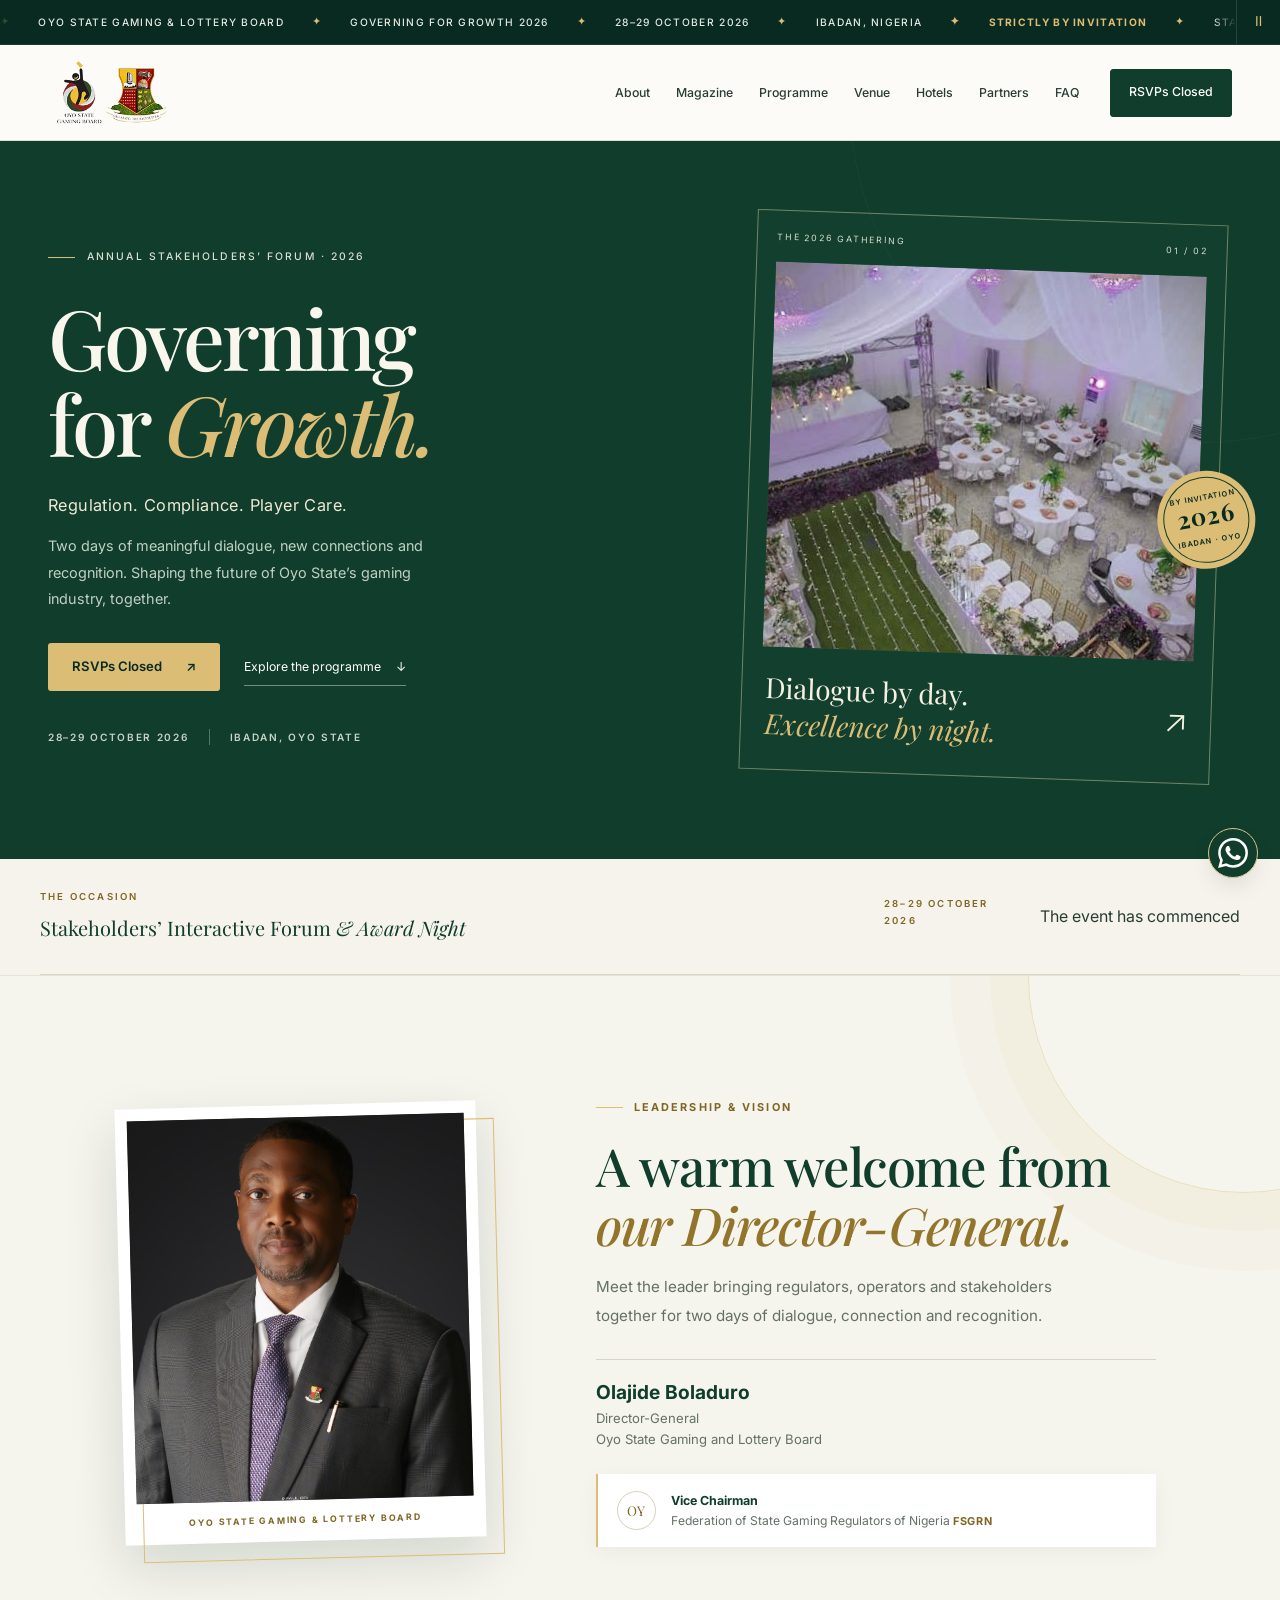
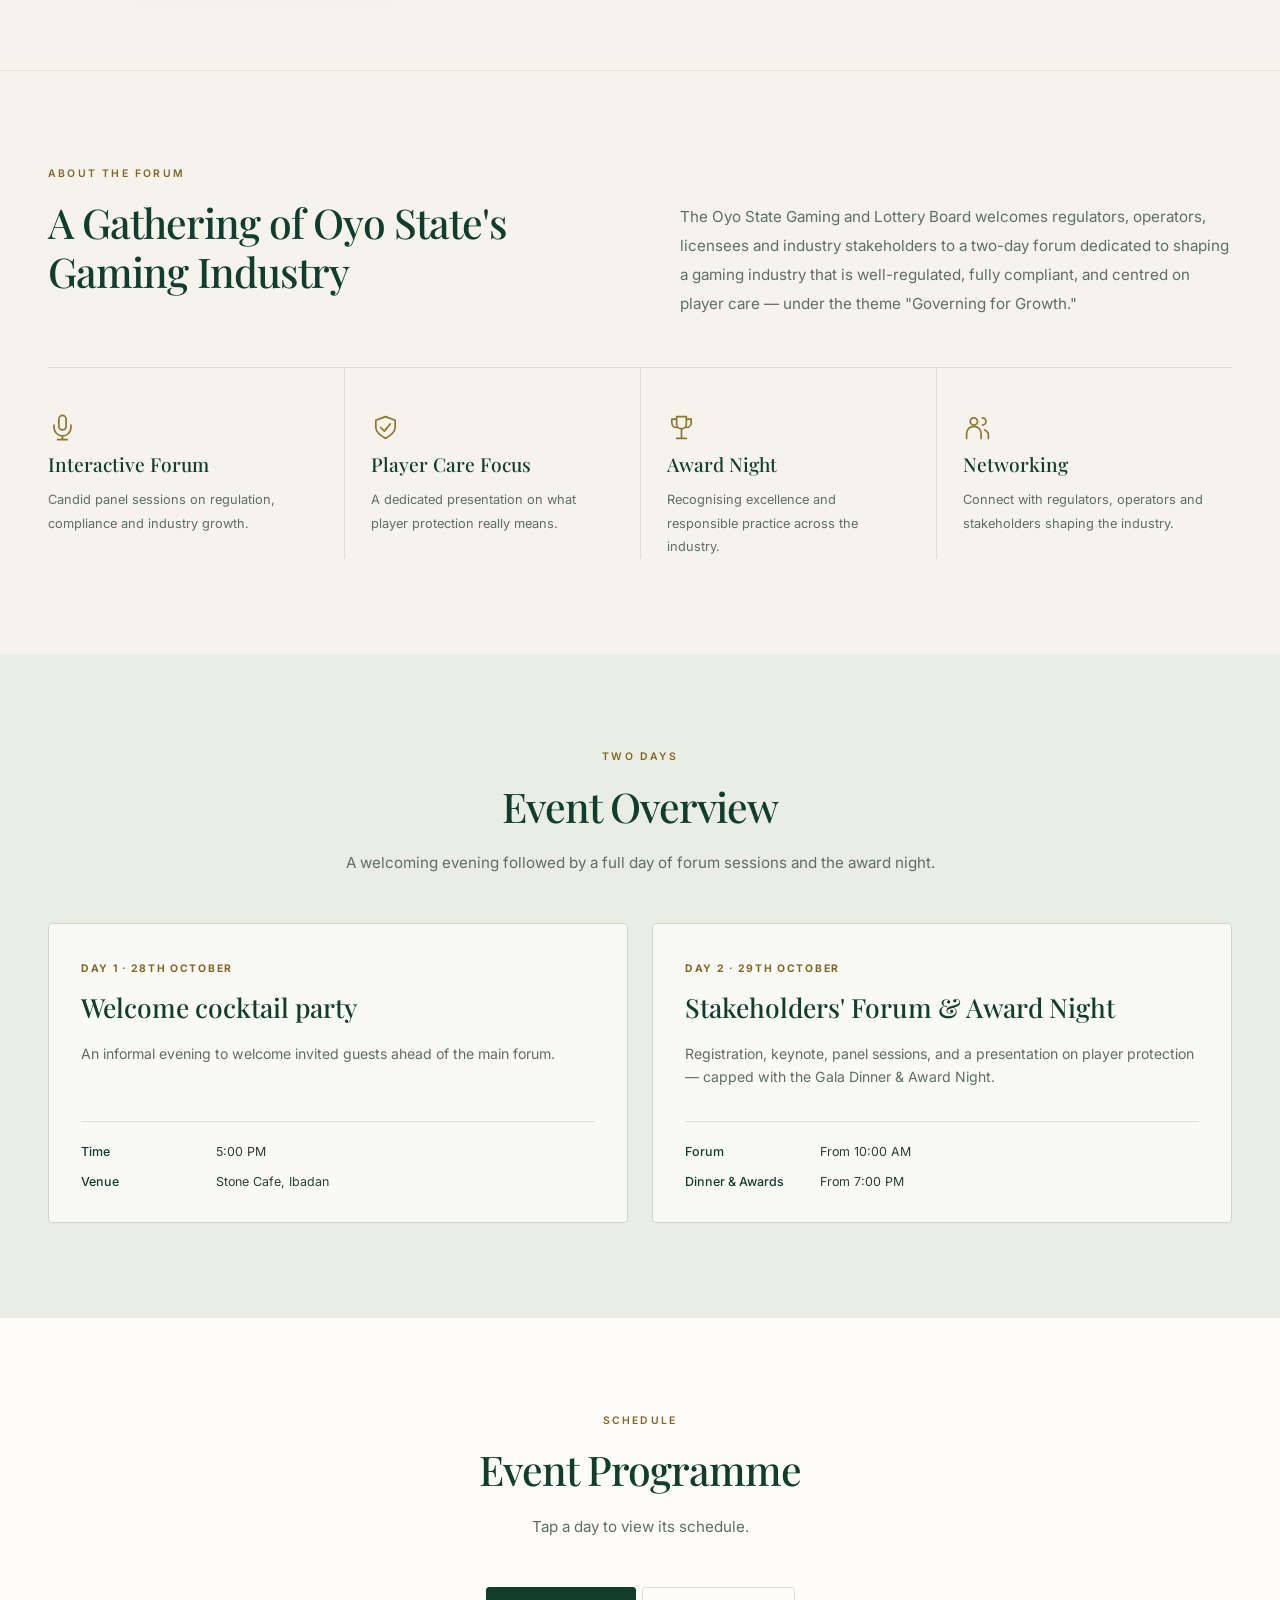
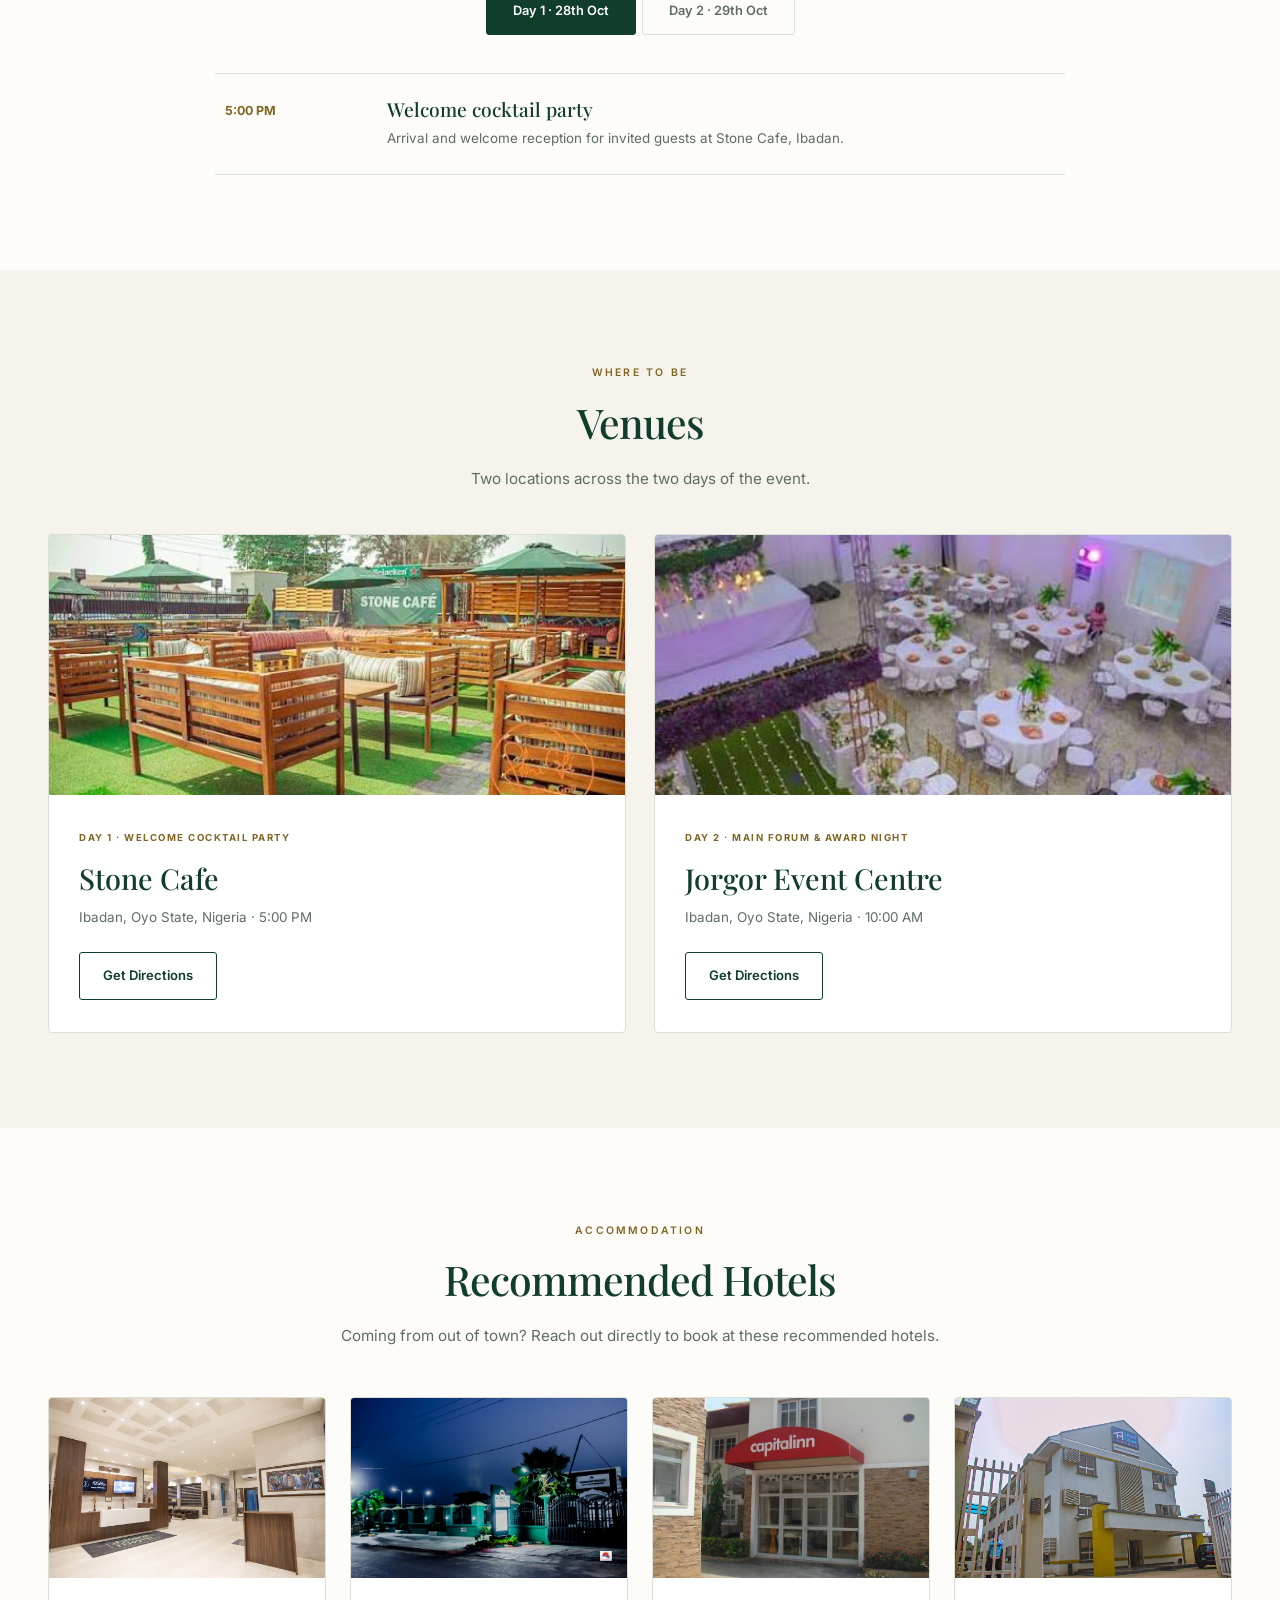
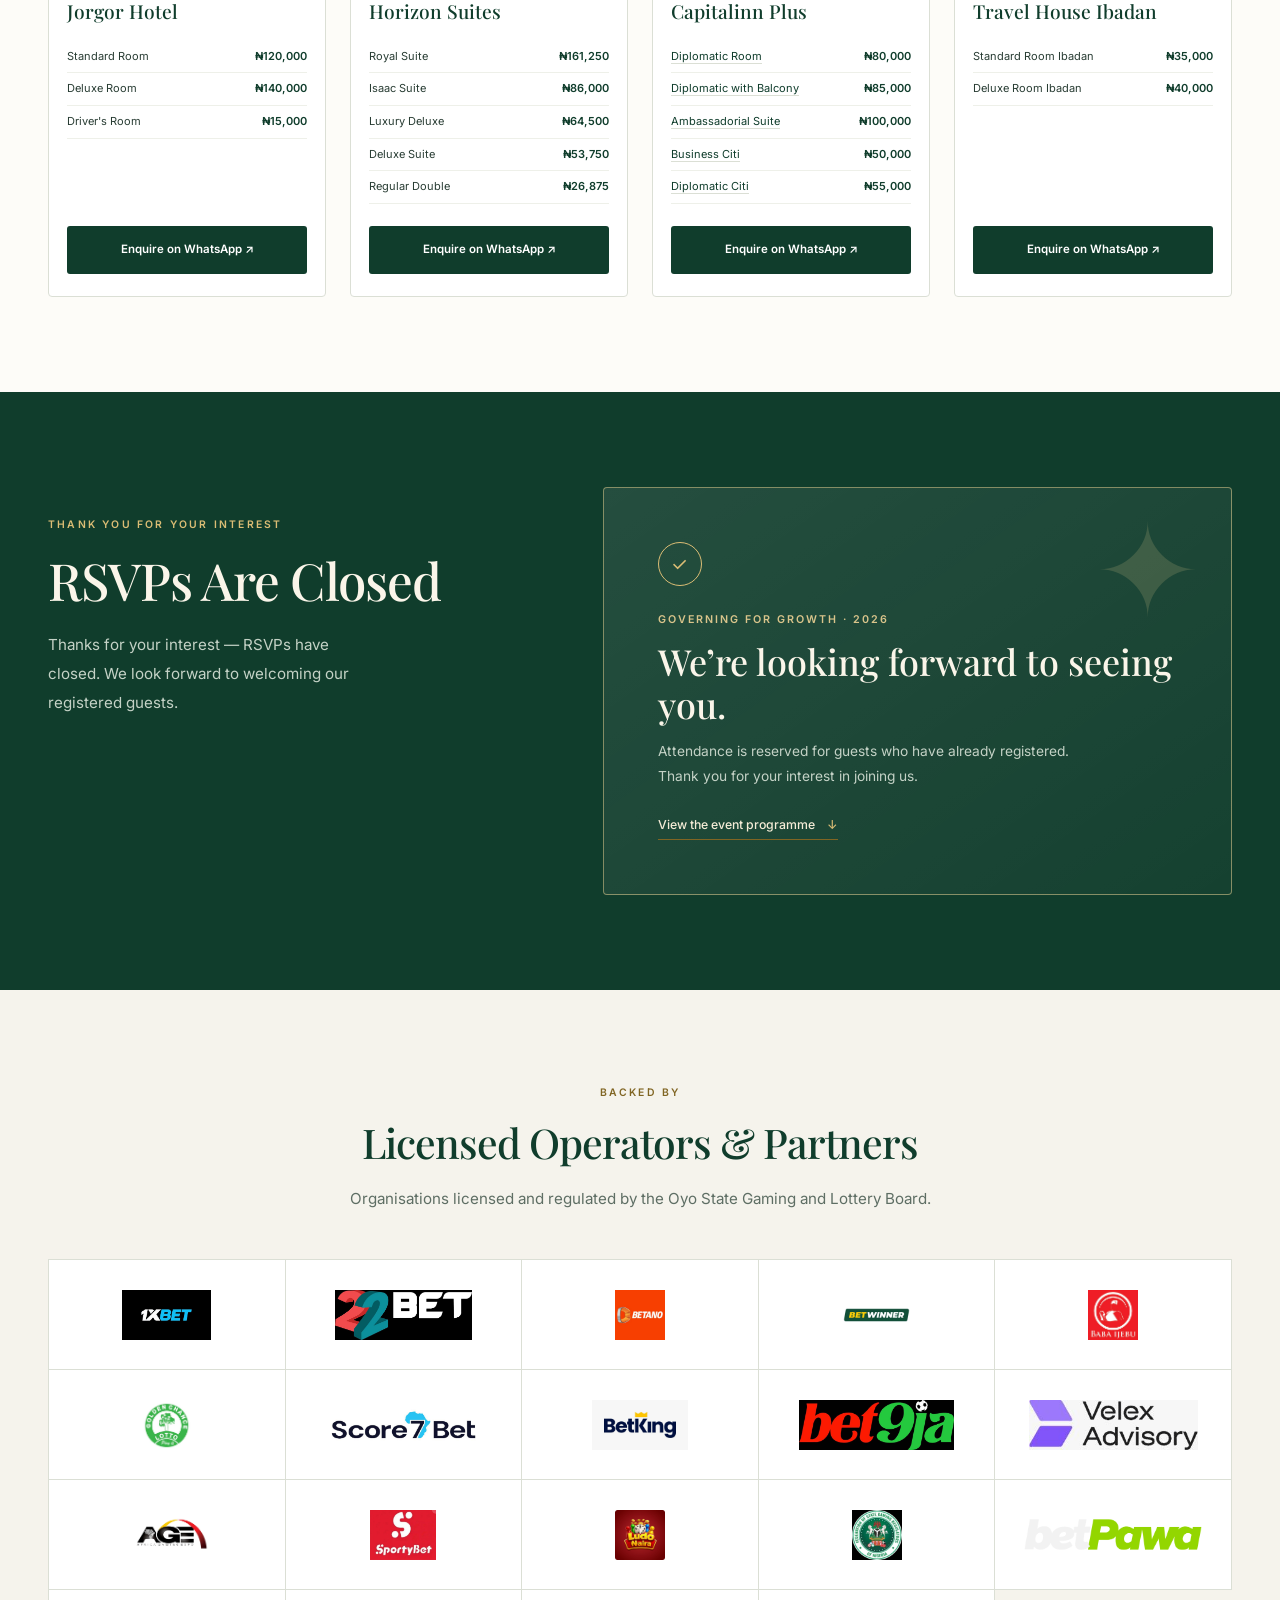
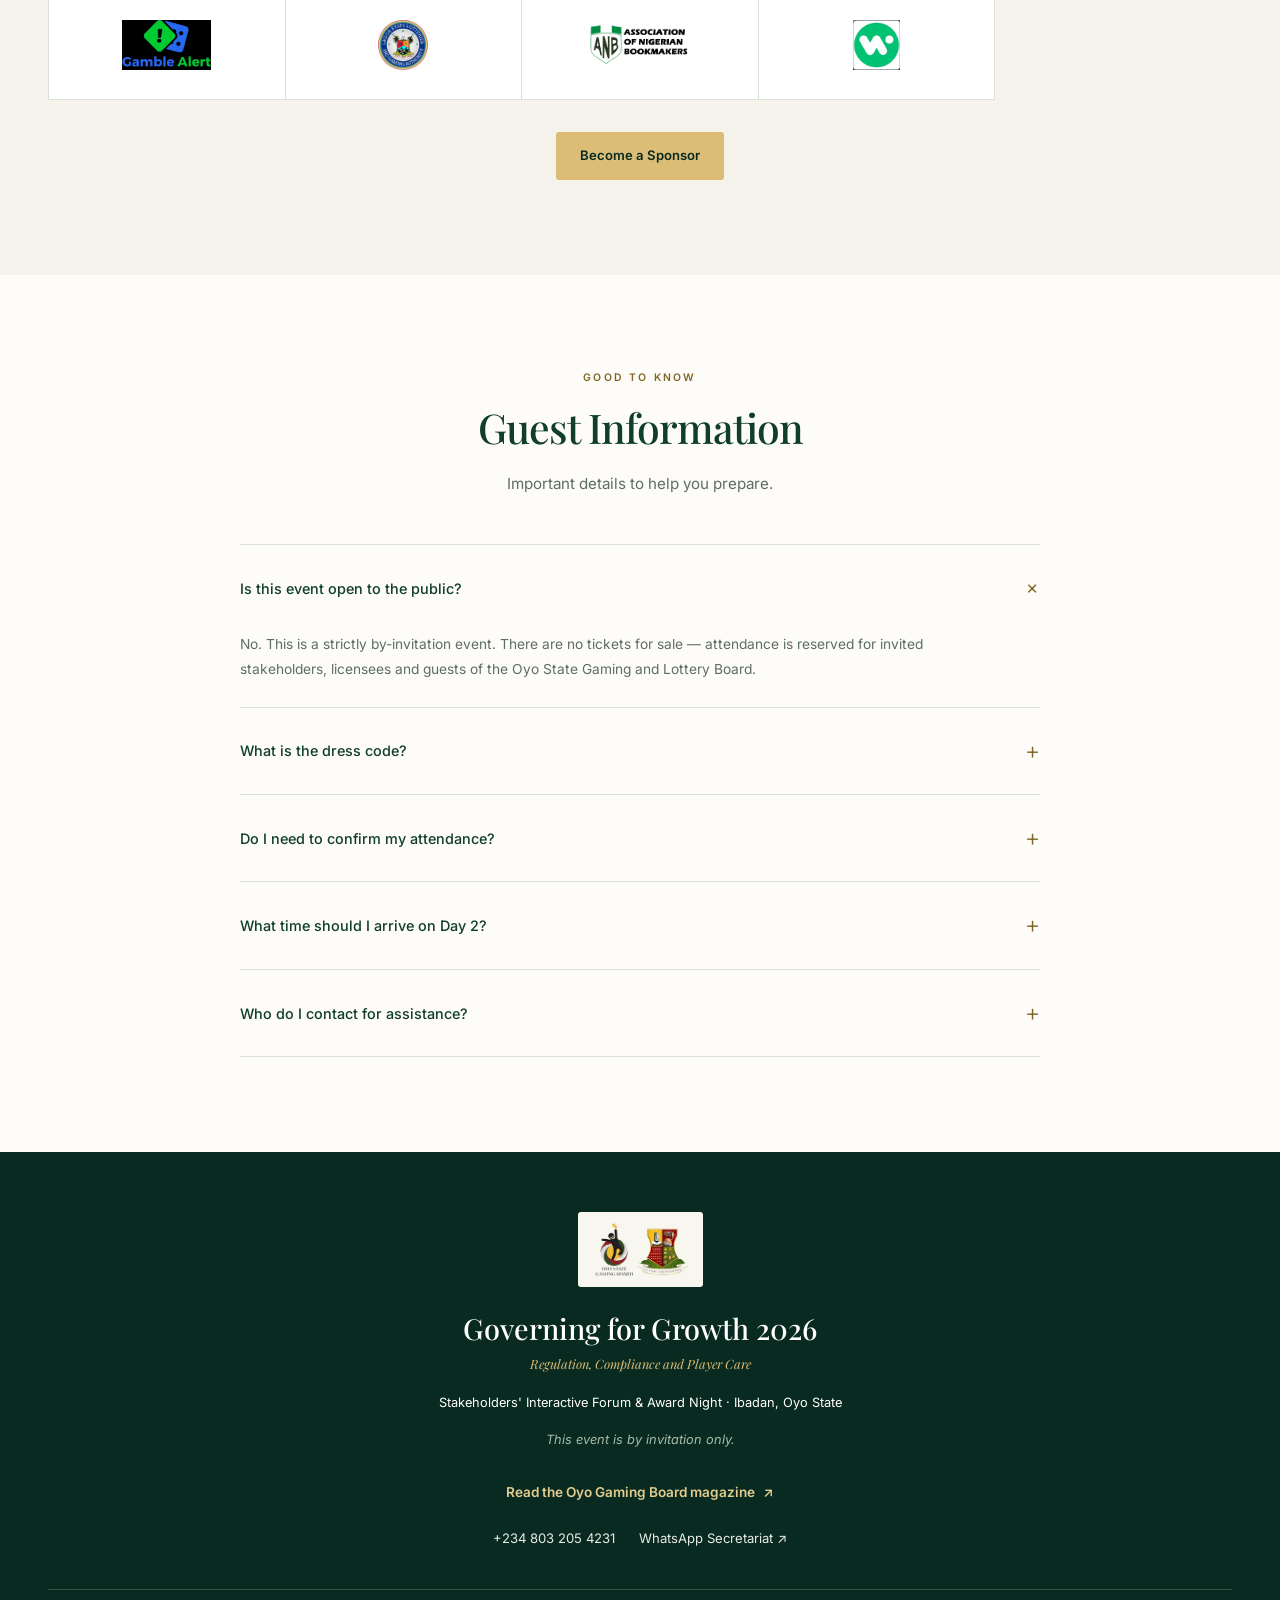
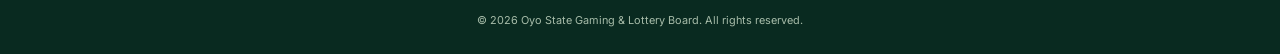
<file: index.html>
<!doctype html>
<html lang="en">
  <head>
    <meta charset="UTF-8" />
    <meta
      name="viewport"
      content="width=device-width, initial-scale=1, viewport-fit=cover"
    />
    <title>Governing for Growth 2026 | Oyo State Gaming & Lottery Board</title>
    <link rel="preconnect" href="https://fonts.googleapis.com" />
    <link rel="preconnect" href="https://fonts.gstatic.com" crossorigin />
    <link
      href="https://fonts.googleapis.com/css2?family=Inter:wght@300;400;500;600;700&family=Playfair+Display:ital,wght@0,500;0,700;1,600&display=swap"
      rel="stylesheet"
    />
    <meta
      name="description"
      content="Governing for Growth 2026: Oyo State Gaming and Lottery Board’s invitation-only stakeholders’ forum and award night. 28–29 October, Ibadan."
    />
    <meta name="theme-color" content="#103d2c" />
    <link rel="stylesheet" href="style.css" />
  </head>
  <body>
    <a class="skip-link" href="#main">Skip to content</a>
    <div class="event-strip" role="region" aria-label="Event announcements">
      <div class="announcement-window">
        <div class="announcement-track" id="announcement-track">
          <div class="announcement-group">
            <span>Oyo State Gaming &amp; Lottery Board</span>
            <span>Governing for Growth 2026</span>
            <span>28–29 October 2026</span>
            <span>Ibadan, Nigeria</span>
            <span class="invitation-notice">Strictly by invitation</span>
            <span>Stakeholders’ Forum &amp; Award Night</span>
          </div>
          <div class="announcement-group" aria-hidden="true">
            <span>Oyo State Gaming &amp; Lottery Board</span>
            <span>Governing for Growth 2026</span>
            <span>28–29 October 2026</span>
            <span>Ibadan, Nigeria</span>
            <span class="invitation-notice">Strictly by invitation</span>
            <span>Stakeholders’ Forum &amp; Award Night</span>
          </div>
        </div>
      </div>
      <button
        class="announcement-toggle"
        type="button"
        aria-label="Pause announcements"
        aria-controls="announcement-track"
        aria-pressed="false"
      >
        <span aria-hidden="true">Ⅱ</span>
      </button>
    </div>

    <!-- NAV -->
    <header class="navbar">
      <div class="nav-container">
        <a
          href="#"
          class="brand"
          aria-label="Oyo State Gaming and Lottery Board"
        >
          <img
            src="images/logo.png"
            alt="Oyo State Gaming Board logo"
            class="brand-logo"
          />
        </a>
        <button
          class="mobile-toggle"
          id="mobile-menu-btn"
          aria-label="Toggle Menu"
          aria-expanded="false"
          aria-controls="nav-links"
        >
          <svg
            width="24"
            height="24"
            viewBox="0 0 24 24"
            fill="none"
            stroke="currentColor"
            stroke-width="2"
            stroke-linecap="round"
            stroke-linejoin="round"
          >
            <line x1="3" y1="12" x2="21" y2="12"></line>
            <line x1="3" y1="6" x2="21" y2="6"></line>
            <line x1="3" y1="18" x2="21" y2="18"></line>
          </svg>
        </button>
        <nav aria-label="Main navigation" class="nav-links" id="nav-links">
          <a href="#about">About</a>
          <a href="magazine.html">Magazine</a>
          <a href="#programme">Programme</a>
          <a href="#venue">Venue</a>
          <a href="#hotels">Hotels</a>
          <a href="#sponsors">Partners</a>
          <a href="#faq">FAQ</a>
          <a href="#rsvp" class="btn btn-primary nav-cta">RSVPs Closed</a>
        </nav>
      </div>
    </header>

    <main id="main">
      <!-- HERO -->
      <section class="hero" id="home" aria-labelledby="hero-title">
        <div class="hero-content">
          <div class="hero-eyebrow">
            <span></span> Annual Stakeholders’ Forum · 2026
          </div>
          <h1 class="hero-title" id="hero-title">
            Governing<br />for <em>Growth.</em>
          </h1>
          <p class="hero-theme">Regulation. Compliance. Player Care.</p>
          <p class="hero-tagline">
            Two days of meaningful dialogue, new connections and recognition.
            Shaping the future of Oyo State’s gaming industry, together.
          </p>
          <div class="hero-btns">
            <a href="#rsvp" class="btn btn-gold"
              >RSVPs Closed <span aria-hidden="true">↗</span></a
            >
            <a href="#programme" class="hero-link"
              >Explore the programme <span aria-hidden="true">↓</span></a
            >
          </div>
          <div class="hero-date">
            <span>28–29 OCTOBER 2026</span><span>IBADAN, OYO STATE</span>
          </div>
        </div>
        <div
          class="hero-art"
          aria-label="Forum and award night at Jorgor Event Centre"
        >
          <div class="hero-art-top">
            <span>THE 2026 GATHERING</span><span>01 / 02</span>
          </div>
          <div class="hero-photo">
            <img
              src="images/venue.png"
              alt="Banquet tables and decorated stage at Jorgor Event Centre"
              width="447"
              height="447"
              fetchpriority="high"
            />
          </div>
          <div class="hero-art-caption">
            <span>Dialogue by day.<br /><em>Excellence by night.</em></span
            ><span class="art-arrow" aria-hidden="true">↗</span>
          </div>
          <span class="invitation-seal"
            >BY INVITATION<br /><b>2026</b><br />IBADAN · OYO</span
          >
        </div>
      </section>
      <div class="event-summary">
        <div>
          <span class="summary-label">THE OCCASION</span>
          <p>Stakeholders’ Interactive Forum <span>&amp; Award Night</span></p>
        </div>
        <div class="countdown-wrap">
          <span class="summary-label countdown-label"
            >COUNTDOWN TO THE WELCOME COCKTAIL PARTY</span
          >
          <div
            class="countdown"
            id="timer"
            role="timer"
            aria-label="Time until the Welcome cocktail party"
          >
            <div class="time-box">
              <span id="days">00</span><small>Days</small>
            </div>
            <div class="time-box">
              <span id="hours">00</span><small>Hrs</small>
            </div>
            <div class="time-box">
              <span id="minutes">00</span><small>Min</small>
            </div>
            <div class="time-box">
              <span id="seconds">00</span><small>Sec</small>
            </div>
          </div>
        </div>
      </div>

      <!-- DIRECTOR-GENERAL -->
      <section class="dg-section" aria-labelledby="dg-title">
        <div class="container dg-feature">
          <div class="dg-portrait-frame">
            <img
              src="images/DG.jpeg"
              alt="Olajide Boladuro, Director-General of the Oyo State Gaming and Lottery Board"
              width="936"
              height="1064"
              loading="lazy"
              decoding="async"
            />
            <span class="dg-portrait-caption"
              >OYO STATE GAMING &amp; LOTTERY BOARD</span
            >
          </div>
          <div class="dg-copy">
            <span class="dg-eyebrow"
              ><span></span> Leadership &amp; Vision</span
            >
            <h2 id="dg-title">
              A warm welcome from<br /><em>our Director-General.</em>
            </h2>
            <p class="dg-intro">
              Meet the leader bringing regulators, operators and stakeholders
              together for two days of dialogue, connection and recognition.
            </p>
            <div class="dg-identity">
              <h3>Olajide Boladuro</h3>
              <p>Director-General</p>
              <p>Oyo State Gaming and Lottery Board</p>
            </div>
            <div class="dg-affiliation">
              <span class="dg-affiliation-mark" aria-hidden="true">OY</span>
              <p>
                <strong>Vice Chairman</strong><br />Federation of State Gaming
                Regulators of Nigeria
                <abbr title="Federation of State Gaming Regulators of Nigeria"
                  >FSGRN</abbr
                >
              </p>
            </div>
          </div>
        </div>
      </section>

      <!-- ABOUT -->
      <section class="section about" id="about">
        <div class="container">
          <div class="section-header">
            <span class="eyebrow">About the Forum</span>
            <h2>A Gathering of Oyo State's Gaming Industry</h2>
            <p>
              The Oyo State Gaming and Lottery Board welcomes regulators,
              operators, licensees and industry stakeholders to a two-day forum
              dedicated to shaping a gaming industry that is well-regulated,
              fully compliant, and centred on player care — under the theme
              "Governing for Growth."
            </p>
          </div>
          <div class="grid-4">
            <div class="card">
              <div class="icon">
                <svg
                  viewBox="0 0 24 24"
                  fill="none"
                  stroke="currentColor"
                  stroke-width="1.4"
                  stroke-linecap="round"
                  stroke-linejoin="round"
                  aria-hidden="true"
                >
                  <rect x="9" y="2" width="6" height="12" rx="3" />
                  <path d="M5 10v2a7 7 0 0 0 14 0v-2M12 19v3M8 22h8" />
                </svg>
              </div>
              <h3>Interactive Forum</h3>
              <p>
                Candid panel sessions on regulation, compliance and industry
                growth.
              </p>
            </div>
            <div class="card">
              <div class="icon">
                <svg
                  viewBox="0 0 24 24"
                  fill="none"
                  stroke="currentColor"
                  stroke-width="1.4"
                  stroke-linecap="round"
                  stroke-linejoin="round"
                  aria-hidden="true"
                >
                  <path d="m12 3 8 3v6c0 5-8 9-8 9S4 17 4 12V6l8-3Z" />
                  <path d="m8 12 3 3 5-6" />
                </svg>
              </div>
              <h3>Player Care Focus</h3>
              <p>
                A dedicated presentation on what player protection really means.
              </p>
            </div>
            <div class="card">
              <div class="icon">
                <svg
                  viewBox="0 0 24 24"
                  fill="none"
                  stroke="currentColor"
                  stroke-width="1.4"
                  stroke-linecap="round"
                  stroke-linejoin="round"
                  aria-hidden="true"
                >
                  <path
                    d="M8 3h8v6a4 4 0 0 1-8 0V3ZM8 5H4v3a4 4 0 0 0 4 4m8-7h4v3a4 4 0 0 1-4 4M12 13v7M8 21h8"
                  />
                </svg>
              </div>
              <h3>Award Night</h3>
              <p>
                Recognising excellence and responsible practice across the
                industry.
              </p>
            </div>
            <div class="card">
              <div class="icon">
                <svg
                  viewBox="0 0 24 24"
                  fill="none"
                  stroke="currentColor"
                  stroke-width="1.4"
                  stroke-linecap="round"
                  stroke-linejoin="round"
                  aria-hidden="true"
                >
                  <circle cx="9" cy="7" r="3" />
                  <path
                    d="M3 21v-4a6 6 0 0 1 12 0v4M16 4a3 3 0 0 1 0 6m2 4a5 5 0 0 1 3 5v2"
                  />
                </svg>
              </div>
              <h3>Networking</h3>
              <p>
                Connect with regulators, operators and stakeholders shaping the
                industry.
              </p>
            </div>
          </div>
        </div>
      </section>

      <!-- DAY OVERVIEW -->
      <section class="section days-overview">
        <div class="container">
          <div class="section-header">
            <span class="eyebrow">Two Days</span>
            <h2>Event Overview</h2>
            <p>
              A welcoming evening followed by a full day of forum sessions and
              the award night.
            </p>
          </div>
          <div class="day-cards">
            <div class="day-card">
              <div class="day-card-head">
                <span>Day 1 · 28th October</span>
                <h3>Welcome cocktail party</h3>
              </div>
              <div class="day-card-body">
                <p>
                  An informal evening to welcome invited guests ahead of the
                  main forum.
                </p>
                <div class="day-meta">
                  <div><b>Time</b><span>5:00 PM</span></div>
                  <div><b>Venue</b><span>Stone Cafe, Ibadan</span></div>
                </div>
              </div>
            </div>
            <div class="day-card">
              <div class="day-card-head">
                <span>Day 2 · 29th October</span>
                <h3>Stakeholders' Forum &amp; Award Night</h3>
              </div>
              <div class="day-card-body">
                <p>
                  Registration, keynote, panel sessions, and a presentation on
                  player protection — capped with the Gala Dinner &amp; Award
                  Night.
                </p>
                <div class="day-meta">
                  <div><b>Forum</b><span>From 10:00 AM</span></div>
                  <div><b>Dinner &amp; Awards</b><span>From 7:00 PM</span></div>
                </div>
              </div>
            </div>
          </div>
        </div>
      </section>

      <!-- PROGRAMME -->
      <section class="section programme" id="programme">
        <div class="container">
          <div class="section-header">
            <span class="eyebrow">Schedule</span>
            <h2>Event Programme</h2>
            <p>Tap a day to view its schedule.</p>
          </div>

          <div class="day-tabs" role="tablist" aria-label="Programme day">
            <button
              class="day-tab active"
              data-day="day1"
              role="tab"
              id="tab-day1"
              aria-controls="day1"
              aria-selected="true"
            >
              Day 1 · 28th Oct
            </button>
            <button
              class="day-tab"
              data-day="day2"
              role="tab"
              id="tab-day2"
              aria-controls="day2"
              aria-selected="false"
              tabindex="-1"
            >
              Day 2 · 29th Oct
            </button>
          </div>

          <div
            class="programme-panel active"
            id="day1"
            role="tabpanel"
            aria-labelledby="tab-day1"
            tabindex="0"
          >
            <div class="timeline">
              <div class="timeline-item">
                <div class="time">5:00 PM</div>
                <div class="content">
                  <h4>Welcome cocktail party</h4>
                  <p>
                    Arrival and welcome reception for invited guests at Stone
                    Cafe, Ibadan.
                  </p>
                </div>
              </div>
            </div>
          </div>

          <div
            class="programme-panel"
            id="day2"
            role="tabpanel"
            aria-labelledby="tab-day2"
            tabindex="0"
            hidden
          >
            <div class="timeline">
              <div class="timeline-item">
                <div class="time">10:00 AM</div>
                <div class="content">
                  <h4>Registration &amp; Opening Ceremony</h4>
                  <p>Arrival, registration and formal opening of the forum.</p>
                </div>
              </div>
              <div class="timeline-item">
                <div class="time">11:00 AM</div>
                <div class="content">
                  <h4>Opening Remarks, Introduction &amp; Protocol</h4>
                </div>
              </div>
              <div class="timeline-item">
                <div class="time">11:15 AM</div>
                <div class="content">
                  <h4>Welcome Address</h4>
                </div>
              </div>
              <div class="timeline-item">
                <div class="time">11:25 AM</div>
                <div class="content">
                  <h4>Keynote Speech</h4>
                </div>
              </div>
              <div class="timeline-item">
                <div class="time">11:45 AM</div>
                <div class="content">
                  <h4>Panel Session I</h4>
                  <p>
                    Overregulation or Revenue Trapping: Incentivising Industry
                    Growth.
                  </p>
                </div>
              </div>
              <div class="timeline-item">
                <div class="time">12:30 PM</div>
                <div class="content">
                  <h4>Questions &amp; Answers</h4>
                </div>
              </div>
              <div class="timeline-item">
                <div class="time">12:45 PM</div>
                <div class="content">
                  <h4>Panel Session II</h4>
                  <p>
                    Above and Beyond: Corporate Social Responsibility in the
                    Gaming Industry.
                  </p>
                </div>
              </div>
              <div class="timeline-item">
                <div class="time">1:15 PM</div>
                <div class="content">
                  <h4>Lunch / Networking Break</h4>
                </div>
              </div>
              <div class="timeline-item">
                <div class="time">2:15 PM</div>
                <div class="content">
                  <h4>
                    Presentation: What Does Player Protection Really Mean?
                  </h4>
                </div>
              </div>
              <div class="timeline-item">
                <div class="time">Following</div>
                <div class="content">
                  <h4>Questions &amp; Answers</h4>
                </div>
              </div>
              <div class="timeline-item">
                <div class="time">2:55 PM</div>
                <div class="content">
                  <h4>Panel Session III</h4>
                  <p>
                    The State of IGaming Regulation in Nigeria: Stalemate or
                    Progress.
                  </p>
                </div>
              </div>
              <div class="timeline-item">
                <div class="time">Following</div>
                <div class="content">
                  <h4>Questions &amp; Answers</h4>
                </div>
              </div>
              <div class="timeline-item">
                <div class="time">4pm</div>
                <div class="content">
                  <h4>Wrap up Session &amp; Vote of Thanks</h4>
                </div>
              </div>
              <div class="programme-divider">
                <span>29 October 2026 <i aria-hidden="true">·</i> Evening programme</span>
                <h3>Dinner &amp; Award Night</h3>
              </div>
              <div class="timeline-item highlight">
                <div class="time">7:00 PM</div>
                <div class="content">
                  <h4>Red Carpet &amp; Cocktail</h4>
                </div>
              </div>
              <div class="timeline-item">
                <div class="time">7:30 PM</div>
                <div class="content">
                  <h4>Opening Speech &amp; Welcome Address</h4>
                  <p>Director-General, Oyo State Gaming and Lottery Board.</p>
                </div>
              </div>
              <div class="timeline-item">
                <div class="time">7:50 PM</div>
                <div class="content">
                  <h4>Artiste Performance</h4>
                </div>
              </div>
              <div class="timeline-item">
                <div class="time">8:05 PM</div>
                <div class="content">
                  <h4>Goodwill Messages</h4>
                </div>
              </div>
              <div class="timeline-item">
                <div class="time">8:20 PM</div>
                <div class="content">
                  <h4>Dinner</h4>
                </div>
              </div>
              <div class="timeline-item">
                <div class="time">After dinner</div>
                <div class="content">
                  <h4>First Set of Award Presentations</h4>
                </div>
              </div>
              <div class="timeline-item">
                <div class="time">8:35 PM</div>
                <div class="content">
                  <h4>Artiste Performance</h4>
                </div>
              </div>
              <div class="timeline-item">
                <div class="time">8:50 PM</div>
                <div class="content">
                  <h4>Goodwill Messages</h4>
                </div>
              </div>
              <div class="timeline-item">
                <div class="time">9:05 PM</div>
                <div class="content">
                  <h4>Second Set of Award Presentations</h4>
                </div>
              </div>
              <div class="timeline-item">
                <div class="time">9:30 PM</div>
                <div class="content">
                  <h4>Artiste Performance &amp; Final Set of Awards</h4>
                </div>
              </div>
              <div class="timeline-item">
                <div class="time">9:50 PM</div>
                <div class="content">
                  <h4>Closing Remarks</h4>
                </div>
              </div>
              <div class="timeline-item highlight">
                <div class="time">10:00 PM</div>
                <div class="content">
                  <h4>Dance</h4>
                </div>
                </div>
              </div>
            </div>
          </div>
        </div>
      </section>

      <!-- VENUE -->
      <section class="section venue" id="venue">
        <div class="container">
          <div class="section-header">
            <span class="eyebrow">Where to Be</span>
            <h2>Venues</h2>
            <p>Two locations across the two days of the event.</p>
          </div>

          <div class="venue-showcase">
            <div class="venue-img-wrap venue-stonecafe">
              <img
                loading="lazy"
                decoding="async"
                src="images/stonecafe.png"
                alt="Stone Cafe in Ibadan"
              />
            </div>
            <div class="venue-details">
              <span class="tag">Day 1 · Welcome cocktail party</span>
              <h3>Stone Cafe</h3>
              <p class="address">Ibadan, Oyo State, Nigeria · 5:00 PM</p>
              <a
                href="https://maps.google.com/?q=Stone+Cafe,+Ibadan,+Oyo+State,+Nigeria"
                target="_blank"
                rel="noopener noreferrer"
                class="btn btn-outline"
                style="color: var(--green); border-color: var(--green)"
                >Get Directions</a
              >
            </div>
          </div>

          <div class="venue-showcase">
            <div class="venue-img-wrap venue-jorgor">
              <img
                loading="lazy"
                decoding="async"
                src="images/venue.png"
                alt="Jorgor Event Centre venue"
              />
            </div>
            <div class="venue-details">
              <span class="tag">Day 2 · Main Forum &amp; Award Night</span>
              <h3>Jorgor Event Centre</h3>
              <p class="address">Ibadan, Oyo State, Nigeria · 10:00 AM</p>
              <a
                href="https://maps.google.com/?q=Jorgor+Event+Centre,+Ibadan,+Oyo+State,+Nigeria"
                target="_blank"
                rel="noopener noreferrer"
                class="btn btn-outline"
                style="color: var(--green); border-color: var(--green)"
                >Get Directions</a
              >
            </div>
          </div>
        </div>
      </section>

      <!-- HOTELS -->
      <section class="section hotels" id="hotels">
        <div class="container">
          <div class="section-header">
            <span class="eyebrow">Accommodation</span>
            <h2>Recommended Hotels</h2>
            <p>
              Coming from out of town? Reach out directly to book at these
              recommended hotels.
            </p>
          </div>
          <div class="grid-4">
            <div class="card hotel-card">
              <img
                loading="lazy"
                decoding="async"
                src="images/jorgor-optimized.jpg"
                alt="Jorgor Hotel"
                class="hotel-image"
              />
              <div class="hotel-info">
                <h4>Jorgor Hotel</h4>
                <ul class="price-list">
                  <li><span>Standard Room</span><b>₦120,000</b></li>
                  <li><span>Deluxe Room</span><b>₦140,000</b></li>
                  <li><span>Driver's Room</span><b>₦15,000</b></li>
                </ul>
                <a
                  href="https://wa.me/2349169999500?text=Hello%2C%20I%27d%20like%20to%20book%20a%20room%20at%20Jorgor%20Hotel%20for%20the%20Oyo%20State%20Gaming%20Board%20event%20on%2028-29%20October."
                  target="_blank"
                  rel="noopener noreferrer"
                  class="btn btn-small"
                  >Enquire on WhatsApp ↗</a
                >
              </div>
            </div>

            <div class="card hotel-card">
              <img
                loading="lazy"
                decoding="async"
                src="images/horizon.png"
                alt="Horizon Suites"
                class="hotel-image"
              />
              <div class="hotel-info">
                <h4>Horizon Suites</h4>
                <ul class="price-list">
                  <li><span>Royal Suite</span><b>₦161,250</b></li>
                  <li><span>Isaac Suite</span><b>₦86,000</b></li>
                  <li><span>Luxury Deluxe</span><b>₦64,500</b></li>
                  <li><span>Deluxe Suite</span><b>₦53,750</b></li>
                  <li><span>Regular Double</span><b>₦26,875</b></li>
                </ul>
                <a
                  href="https://wa.me/2348172298480?text=Hello%2C%20I%27d%20like%20to%20book%20a%20room%20at%20Horizon%20Suites%20for%20the%20Oyo%20State%20Gaming%20Board%20event%20on%2028-29%20October."
                  target="_blank"
                  rel="noopener noreferrer"
                  class="btn btn-small"
                  >Enquire on WhatsApp ↗</a
                >
              </div>
            </div>

            <div class="card hotel-card">
              <img
                loading="lazy"
                decoding="async"
                src="images/image.png"
                alt="Capitalinn Plus"
                class="hotel-image"
              />
              <div class="hotel-info">
                <h4>Capitalinn Plus</h4>
                <ul class="price-list">
                  <li>
                    <a
                      href="https://www.oabcapitalinnplus.com/rooms/diplomatic-room"
                      target="_blank"
                      rel="noopener noreferrer"
                      >Diplomatic Room</a
                    ><b>₦80,000</b>
                  </li>
                  <li>
                    <a
                      href="https://www.oabcapitalinnplus.com/rooms/diplomatic-with-balcony"
                      target="_blank"
                      rel="noopener noreferrer"
                      >Diplomatic with Balcony</a
                    ><b>₦85,000</b>
                  </li>
                  <li>
                    <a
                      href="https://www.oabcapitalinnplus.com/rooms/ambassadorial-suite"
                      target="_blank"
                      rel="noopener noreferrer"
                      >Ambassadorial Suite</a
                    ><b>₦100,000</b>
                  </li>
                  <li>
                    <a
                      href="https://www.oabcapitalinnplus.com/rooms/business-citi"
                      target="_blank"
                      rel="noopener noreferrer"
                      >Business Citi</a
                    ><b>₦50,000</b>
                  </li>
                  <li>
                    <a
                      href="https://www.oabcapitalinnplus.com/rooms/diplomatic-citi"
                      target="_blank"
                      rel="noopener noreferrer"
                      >Diplomatic Citi</a
                    ><b>₦55,000</b>
                  </li>
                </ul>
                <a
                  href="https://wa.me/2348022210009?text=Hello%2C%20I%27d%20like%20to%20book%20a%20room%20at%20Capitalinn%20Plus%20for%20the%20Oyo%20State%20Gaming%20Board%20event%20on%2028-29%20October."
                  target="_blank"
                  rel="noopener noreferrer"
                  class="btn btn-small"
                  >Enquire on WhatsApp ↗</a
                >
              </div>
            </div>

            <div class="card hotel-card">
              <img
                loading="lazy"
                decoding="async"
                src="images/travelhouse.png"
                alt="Travel House Ibadan"
                class="hotel-image"
              />
              <div class="hotel-info">
                <h4>Travel House Ibadan</h4>
                <ul class="price-list">
                  <li><span>Standard Room Ibadan</span><b>₦35,000</b></li>
                  <li><span>Deluxe Room Ibadan</span><b>₦40,000</b></li>
                </ul>
                <a
                  href="https://wa.me/2349139375467?text=Hello%2C%20I%27d%20like%20to%20book%20a%20room%20at%20Travel%20House%20Ibadan%20for%20the%20Oyo%20State%20Gaming%20Board%20event%20on%2028-29%20October."
                  target="_blank"
                  rel="noopener noreferrer"
                  class="btn btn-small"
                  >Enquire on WhatsApp ↗</a
                >
              </div>
            </div>
          </div>
        </div>
      </section>

      <!-- Registration closed -->
      <section class="section rsvp" id="rsvp">
        <div class="container">
          <div class="section-header">
            <span class="eyebrow">Thank You for Your Interest</span>
            <h2>RSVPs Are Closed</h2>
            <p>
              Thanks for your interest — RSVPs have closed. We look forward to
              welcoming our registered guests.
            </p>
          </div>
          <div class="registration-closed" role="status">
            <span class="closed-mark" aria-hidden="true">✓</span>
            <p class="closed-kicker">Governing for Growth · 2026</p>
            <h3>We’re looking forward to seeing you.</h3>
            <p>
              Attendance is reserved for guests who have already registered.
              Thank you for your interest in joining us.
            </p>
            <a class="closed-link" href="#programme">View the event programme <span aria-hidden="true">↓</span></a>
          </div>
        </div>
      </section>

      <!-- SPONSORS -->
      <section class="section sponsors" id="sponsors">
        <div class="container">
          <div class="section-header">
            <span class="eyebrow">Backed By</span>
            <h2>Licensed Operators &amp; Partners</h2>
            <p>
              Organisations licensed and regulated by the Oyo State Gaming and
              Lottery Board.
            </p>
          </div>

          <div class="sponsor-grid">
            <div class="sponsor-logo">
              <img
                loading="lazy"
                decoding="async"
                src="images/sponsor-1xbet.jpeg"
                alt="1xBet"
              />
            </div>
            <div class="sponsor-logo">
              <img
                loading="lazy"
                decoding="async"
                src="images/sponsor-22bet.jpeg"
                alt="22Bet"
              />
            </div>
            <div class="sponsor-logo">
              <img
                loading="lazy"
                decoding="async"
                src="images/sponsor-betano.jpeg"
                alt="Betano"
              />
            </div>
            <div class="sponsor-logo">
              <img
                loading="lazy"
                decoding="async"
                src="images/sponsor-betwinner.jpeg"
                alt="BetWinner"
              />
            </div>
            <div class="sponsor-logo">
              <img
                loading="lazy"
                decoding="async"
                src="images/sponsor-baba-ijebu.jpeg"
                alt="Baba Ijebu"
              />
            </div>
            <div class="sponsor-logo">
              <img
                loading="lazy"
                decoding="async"
                src="images/sponsor-golden-chance.jpeg"
                alt="Golden Chance Lotto"
              />
            </div>
            <div class="sponsor-logo">
              <img
                loading="lazy"
                decoding="async"
                src="images/sponsor-score7bet.jpeg"
                alt="Score7Bet"
              />
            </div>
            <div class="sponsor-logo">
              <img
                loading="lazy"
                decoding="async"
                src="images/sponsor-betking.jpeg"
                alt="BetKing"
              />
            </div>
            <div class="sponsor-logo">
              <img
                loading="lazy"
                decoding="async"
                src="images/sponsor-betnaija.jpeg"
                alt="BetNaija"
              />
            </div>
            <div class="sponsor-logo">
              <img
                loading="lazy"
                decoding="async"
                src="images/sponsor-velex.jpeg"
                alt="Velex"
              />
            </div>
            <div class="sponsor-logo">
              <img
                loading="lazy"
                decoding="async"
                src="images/AGE_Logo.png"
                alt="AGE"
              />
            </div>
            <div class="sponsor-logo">
              <img
                loading="lazy"
                decoding="async"
                src="images/sportybet.webp"
                alt="SportyBet"
              />
            </div>
            <div class="sponsor-logo">
              <img
                loading="lazy"
                decoding="async"
                src="images/ludoNaira.jpeg"
                alt="Ludo"
              />
            </div>
            <div class="sponsor-logo">
              <img
                loading="lazy"
                decoding="async"
                src="images/FGR.jpeg"
                alt="FGR"
              />
            </div>
            <!-- <div class="sponsor-logo">
              <img
                loading="lazy"
                decoding="async"
                src="images/ludoNaira.jpeg"
                alt="Velex"
              />
            </div> -->
            <div class="sponsor-logo">
              <img
                loading="lazy"
                decoding="async"
                src="images/Logo_betPawa.png"
                alt="BetPawa"
              />
            </div>
            <div class="sponsor-logo">
              <img
                loading="lazy"
                decoding="async"
                src="images/alert.jpeg"
                alt="gamble alert"
              />
            </div>
            <div class="sponsor-logo">
              <img
                loading="lazy"
                decoding="async"
                src="images/LGS.jpg"
                alt="FGR"
              />
            </div>
            <div class="sponsor-logo">
              <img
                loading="lazy"
                decoding="async"
                src="images/ANB.png"
                alt="FGR"
              />
            </div>
            <div class="sponsor-logo">
              <img
                loading="lazy"
                decoding="async"
                src="images/win-preview.png"
                alt="FGR"
              />
            </div>
          </div>

          <div class="sponsor-cta-wrap">
            <button type="button" class="btn btn-gold sponsor-cta">
              Become a Sponsor
            </button>
          </div>
        </div>
      </section>

      <div class="modal-backdrop" id="sponsor-modal" aria-hidden="true">
        <div
          class="modal-dialog"
          role="dialog"
          aria-modal="true"
          aria-labelledby="sponsor-modal-title"
        >
          <button
            type="button"
            class="modal-close"
            aria-label="Close sponsorship form"
          >
            ×
          </button>
          <div class="modal-header">
            <span class="eyebrow">Partnership</span>
            <h3 id="sponsor-modal-title">Become a Sponsor</h3>
          </div>

          <form id="sponsor-form" class="modal-form">
            <div class="form-row">
              <div class="form-group">
                <label for="sponsor-fullname">Full Name *</label>
                <input
                  type="text"
                  id="sponsor-fullname"
                  autocomplete="name"
                  placeholder="Your full name"
                  required
                />
              </div>
            </div>
            <div class="form-row">
              <div class="form-group">
                <label for="sponsor-company">Company / Brand *</label>
                <input
                  type="text"
                  id="sponsor-company"
                  autocomplete="organization"
                  placeholder="Company or brand name"
                  required
                />
              </div>
            </div>
            <div class="form-row">
              <div class="form-group">
                <label for="sponsor-phone">Phone Number *</label>
                <input
                  type="tel"
                  id="sponsor-phone"
                  autocomplete="tel"
                  placeholder="e.g. 0803 000 0000"
                  required
                />
              </div>
            </div>
            <div class="form-row">
              <div class="form-group">
                <label for="sponsor-email">Email Address</label>
                <input
                  type="email"
                  id="sponsor-email"
                  autocomplete="email"
                  placeholder="you@example.com"
                />
              </div>
            </div>
            <div class="form-row">
              <div class="form-group">
                <label for="sponsor-package">Sponsorship Interest</label>
                <select id="sponsor-package">
                  <option>General Sponsorship</option>
                  <option>Gold Sponsorship</option>
                  <option>Silver Sponsorship</option>
                  <option>Brand Activation</option>
                  <option>Media Partnership</option>
                </select>
              </div>
            </div>
            <div class="form-row">
              <div class="form-group">
                <label for="sponsor-message">Message</label>
                <textarea
                  id="sponsor-message"
                  rows="4"
                  placeholder="Tell us how you’d like to support the event."
                ></textarea>
              </div>
            </div>
            <button type="submit" class="btn btn-gold btn-block">
              Continue to WhatsApp ↗
            </button>
            <p class="form-status" id="sponsor-status" role="status"></p>
            <p class="modal-note">
              Opens WhatsApp with your enquiry ready to send.
            </p>
          </form>
        </div>
      </div>

      <!-- FAQ -->
      <section class="section faq" id="faq">
        <div class="container">
          <div class="section-header">
            <span class="eyebrow">Good to Know</span>
            <h2>Guest Information</h2>
            <p>Important details to help you prepare.</p>
          </div>

          <div class="faq-container">
            <details class="faq-item" open>
              <summary>Is this event open to the public?</summary>
              <div class="faq-content">
                <p>
                  No. This is a strictly by-invitation event. There are no
                  tickets for sale — attendance is reserved for invited
                  stakeholders, licensees and guests of the Oyo State Gaming and
                  Lottery Board.
                </p>
              </div>
            </details>
            <details class="faq-item">
              <summary>What is the dress code?</summary>
              <div class="faq-content">
                <p>
                  Day 1 (Welcome cocktail party) is smart casual. Day 2 Forum is
                  corporate/business attire, while the Gala Dinner & Award Night
                  in the evening is formal or traditional elegance.
                </p>
              </div>
            </details>
            <details class="faq-item">
              <summary>Do I need to confirm my attendance?</summary>
              <div class="faq-content">
                <p>
                  Registration has closed, so attendance confirmations are no
                  longer being accepted. We look forward to welcoming everyone
                  who has already registered.
                </p>
              </div>
            </details>
            <details class="faq-item">
              <summary>What time should I arrive on Day 2?</summary>
              <div class="faq-content">
                <p>
                  Registration opens at 10:00 AM. We advise guests to arrive
                  promptly, as the opening ceremony begins shortly after
                  registration.
                </p>
              </div>
            </details>
            <details class="faq-item">
              <summary>Who do I contact for assistance?</summary>
              <div class="faq-content">
                <p>
                  For special assistance, accommodation support, or general
                  enquiries, please reach the Event Secretariat via the phone or
                  WhatsApp details in the footer below.
                </p>
              </div>
            </details>
          </div>
        </div>
      </section>
    </main>

    <!-- FOOTER -->
    <footer class="footer">
      <div class="container">
        <img
          loading="lazy"
          decoding="async"
          src="images/logo.png"
          alt="Oyo State Gaming Board logo"
          class="footer-logo"
        />
        <h3>Governing for Growth 2026</h3>
        <p class="theme-line">Regulation, Compliance and Player Care</p>
        <p>
          Stakeholders' Interactive Forum &amp; Award Night · Ibadan, Oyo State
        </p>
        <p class="invite-only-text">This event is by invitation only.</p>

        <p class="magazine-footer-link">
          <a href="magazine.html">Read the Oyo Gaming Board magazine <span aria-hidden="true">↗</span></a>
        </p>

        <div class="contact-links">
          <a href="tel:+2348032054231">+234 803 205 4231</a>
          <a
            href="https://wa.me/2348032054231"
            target="_blank"
            rel="noopener noreferrer"
            >WhatsApp Secretariat ↗</a
          >
        </div>
        <p class="footer-fine">
          © 2026 Oyo State Gaming &amp; Lottery Board. All rights reserved.
        </p>
      </div>
    </footer>

    <a
      href="https://wa.me/2348032054231"
      class="floating-wa"
      target="_blank"
      rel="noopener noreferrer"
      aria-label="Chat on WhatsApp"
    >
      <svg
        width="30"
        height="30"
        viewBox="0 0 24 24"
        fill="white"
        xmlns="http://www.w3.org/2000/svg"
      >
        <path
          d="M17.472 14.382c-.297-.149-1.758-.867-2.03-.967-.273-.099-.471-.148-.67.15-.197.297-.767.966-.94 1.164-.173.199-.347.223-.644.075-.297-.15-1.255-.463-2.39-1.475-.883-.788-1.48-1.761-1.653-2.059-.173-.297-.018-.458.13-.606.134-.133.298-.347.446-.52.149-.174.198-.298.298-.497.099-.198.05-.371-.025-.52-.075-.149-.669-1.612-.916-2.207-.242-.579-.487-.5-.669-.51a5.416 5.416 0 00-.571-.013c-.198 0-.52.074-.792.372-.272.297-1.04 1.016-1.04 2.479 0 1.462 1.065 2.875 1.213 3.074.149.198 2.096 3.2 5.077 4.487.709.306 1.262.489 1.694.625.712.227 1.36.195 1.871.118.571-.085 1.758-.719 2.006-1.413.248-.694.248-1.289.173-1.413-.074-.124-.272-.198-.57-.347m-5.421 7.403h-.004a9.87 9.87 0 01-5.031-1.378l-.361-.214-3.741.982.998-3.648-.235-.374a9.86 9.86 0 01-1.51-5.26c.001-5.45 4.436-9.884 9.888-9.884 2.64 0 5.122 1.03 6.988 2.898a9.825 9.825 0 012.893 6.994c-.003 5.45-4.437 9.884-9.885 9.884m8.413-18.297A11.815 11.815 0 0012.05 0C5.495 0 .16 5.335.157 11.892c0 2.096.547 4.142 1.588 5.945L.057 24l6.305-1.654a11.882 11.882 0 005.683 1.448h.005c6.554 0 11.89-5.335 11.893-11.893a11.821 11.821 0 00-3.48-8.413z"
        />
      </svg>
    </a>

    <script src="script.js"></script>
  </body>
</html>
</file>
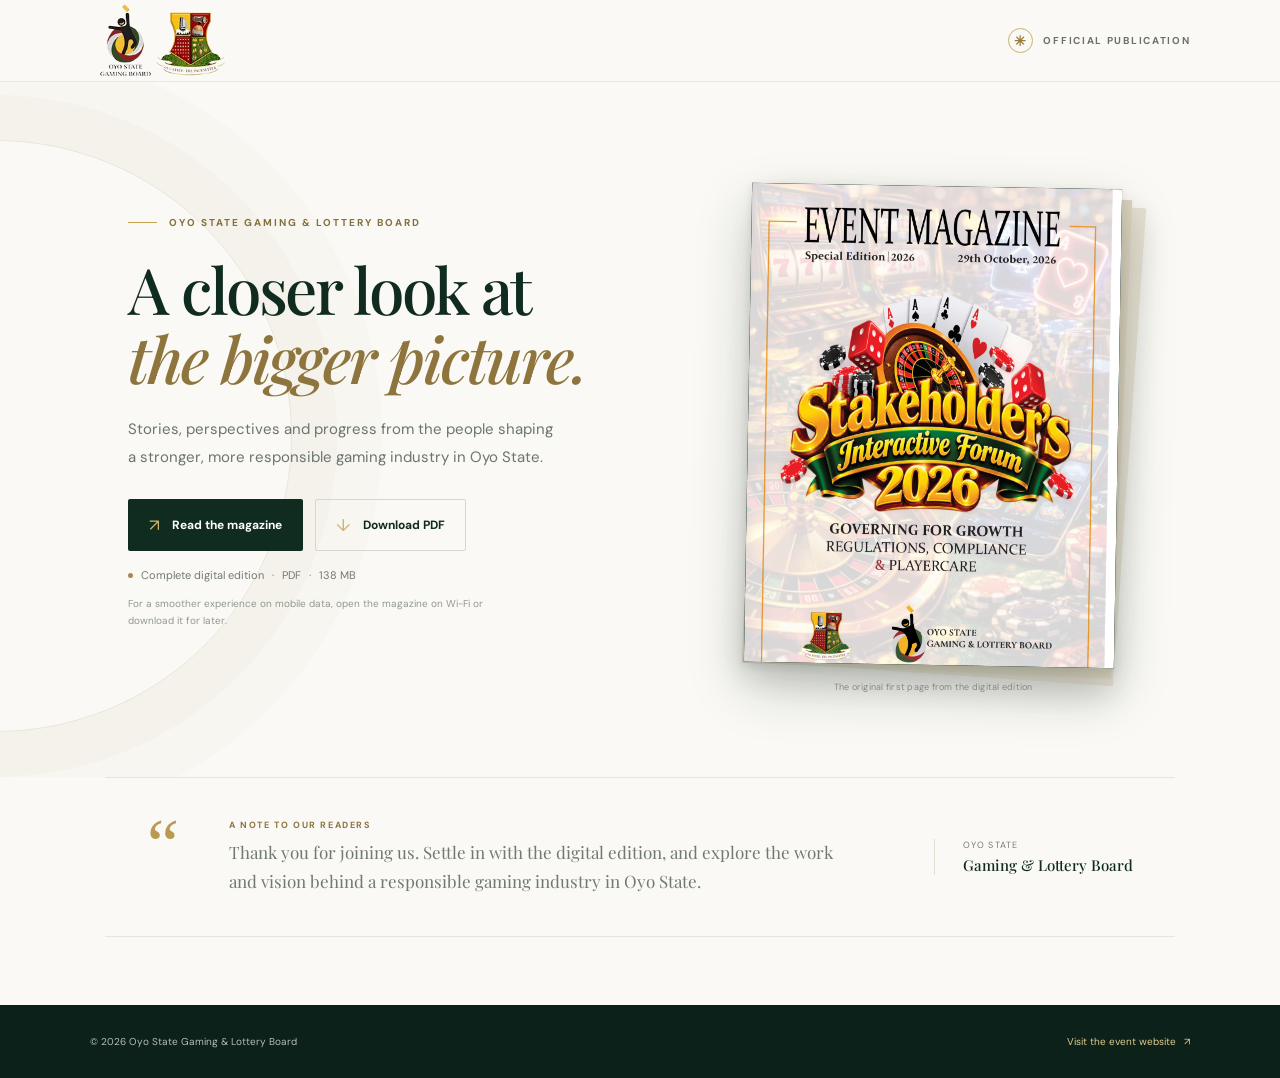
<file: magazine.html>
<!doctype html>
<html lang="en">
  <head>
    <meta charset="UTF-8" />
    <meta name="viewport" content="width=device-width, initial-scale=1" />
    <meta name="theme-color" content="#102b20" />
    <meta
      name="description"
      content="Explore the Oyo State Gaming and Lottery Board magazine. Read the issue online or download the complete publication."
    />
    <meta property="og:type" content="website" />
    <meta property="og:title" content="The Oyo Gaming Board Magazine" />
    <meta
      property="og:description"
      content="A closer look at the people, ideas and progress shaping gaming in Oyo State. Read the magazine online or download your copy."
    />
    <title>The Oyo Gaming Board Magazine | Oyo State</title>
    <link rel="preconnect" href="https://fonts.googleapis.com" />
    <link rel="preconnect" href="https://fonts.gstatic.com" crossorigin />
    <link
      href="https://fonts.googleapis.com/css2?family=DM+Sans:wght@400;500;600;700&family=Playfair+Display:wght@500;600;700&display=swap"
      rel="stylesheet"
    />
    <link rel="stylesheet" href="magazine.css" />
  </head>
  <body>
    <a class="skip-link" href="#main">Skip to magazine</a>
    <header class="masthead">
      <a class="brand" href="index.html" aria-label="Oyo State Gaming and Lottery Board home">
        <img src="images/logo.png" alt="Oyo State Gaming and Lottery Board" />
      </a>
      <span class="masthead-note"><span class="seal" aria-hidden="true">✳</span> OFFICIAL PUBLICATION</span>
    </header>

    <main id="main">
      <section class="intro" aria-labelledby="page-title">
        <div class="intro-copy">
          <p class="eyebrow"><span></span> Oyo State Gaming &amp; Lottery Board</p>
          <h1 id="page-title">A closer look at<br /><em>the bigger picture.</em></h1>
          <p class="dek">
            Stories, perspectives and progress from the people shaping a stronger,
            more responsible gaming industry in Oyo State.
          </p>
          <div class="actions">
            <a class="button button-primary" href="https://pub-9b6d2203462148b4a6da993091c3f357.r2.dev/OYO%20Gaming%20board%20Magazine%20FINAL%20COPY.pdf" target="_blank" rel="noopener">
              <span class="button-icon" aria-hidden="true">↗</span> Read the magazine
            </a>
            <a class="button button-secondary" href="https://github.com/3ayomidepeter/-oyo-gaming-board-landing-page./releases/download/v1/OYO.Gaming.board.Magazine.FINAL.COPY.pdf" download>
              <span class="button-icon" aria-hidden="true">↓</span> Download PDF
            </a>
          </div>
          <p class="file-note"><span class="file-dot" aria-hidden="true"></span> Complete digital edition <span aria-hidden="true">·</span> PDF <span aria-hidden="true">·</span> 138 MB</p>
          <p class="mobile-note">For a smoother experience on mobile data, open the magazine on Wi-Fi or download it for later.</p>
        </div>

        <div class="cover-stage" aria-label="The first page of the Oyo Gaming Board magazine">
          <div class="cover-back cover-back-one" aria-hidden="true"></div>
          <div class="cover-back cover-back-two" aria-hidden="true"></div>
          <article class="cover">
            <img class="cover-art" src="images/eventpage.jpg" alt="The magazine's first page: Event Magazine, Special Edition 2026, dated 29 October 2026." />
          </article>
          <span class="cover-caption">The original first page from the digital edition</span>
        </div>
      </section>

      <section class="reading-note" aria-label="About this edition">
        <span class="note-mark" aria-hidden="true">“</span>
        <div>
          <p class="note-label">A note to our readers</p>
          <p class="note-copy">Thank you for joining us. Settle in with the digital edition, and explore the work and vision behind a responsible gaming industry in Oyo State.</p>
        </div>
        <div class="note-signoff"><span>OYO STATE</span><b>Gaming &amp; Lottery Board</b></div>
      </section>
    </main>

    <footer class="footer">
      <span>© 2026 Oyo State Gaming &amp; Lottery Board</span>
      <a href="index.html">Visit the event website <span aria-hidden="true">↗</span></a>
    </footer>
  </body>
</html>
</file>
<file: style.css>
:root{
  --green:#0F3824; --green-dark:#0A2718; --green-tint:rgba(15,56,36,.87);
  --gold:#C9A227; --red:#C92A2A; --white:#FFFFFF; --surface:#F9FAF8;
  --text:#2D3748; --text-light:#718096; --border:#E2E8F0;
  --shadow-sm:0 4px 6px -1px rgba(0,0,0,.05); --shadow-md:0 10px 25px -5px rgba(0,0,0,.12);
  --radius:12px;
}
*{box-sizing:border-box;margin:0;padding:0}
html{scroll-behavior:smooth;scroll-padding-top:70px}
body{font-family:'Inter',sans-serif;color:var(--text);background:var(--white);line-height:1.6}
h1,h2,h3,h4{font-family:'Playfair Display',serif;color:var(--green);margin-bottom:.5rem}
a{text-decoration:none}
img{max-width:100%;height:auto;display:block}
.sr-only{position:absolute;width:1px;height:1px;padding:0;margin:-1px;overflow:hidden;clip:rect(0,0,0,0);white-space:nowrap;border:0}
.container{width:90%;max-width:1200px;margin:0 auto}
.section{padding:5rem 0}
.section-header{text-align:center;max-width:680px;margin:0 auto 3rem auto}
.section-header .eyebrow{color:var(--gold);font-weight:700;letter-spacing:2px;text-transform:uppercase;font-size:.8rem;display:block;margin-bottom:.5rem}
.section-header h2{font-size:2.3rem}
.section-header p{color:var(--text-light)}
.grid-4{display:grid;grid-template-columns:1fr;gap:2rem}
.btn{display:inline-block;padding:.8rem 1.8rem;border-radius:8px;font-weight:600;transition:all .3s ease;cursor:pointer;text-align:center;border:2px solid transparent}
.btn-primary{background:var(--green);color:var(--white);border-color:var(--green)}
.btn-primary:hover{background:transparent;color:var(--green)}
.btn-outline{background:transparent;color:var(--white);border-color:var(--white)}
.btn-outline:hover{background:var(--white);color:var(--green)}
.btn-gold{background:var(--gold);color:var(--green-dark);border-color:var(--gold)}
.btn-gold:hover{background:transparent;color:var(--gold)}
.btn-small{padding:.6rem 1.2rem;font-size:.9rem;background:#25D366;color:#fff;border:none;width:100%}
.btn-small:hover{opacity:.85}
.btn-block{width:100%}

/* MARQUEE */
.marquee-bar{background:linear-gradient(90deg,#0a2718 0%,#0f3824 100%);color:var(--white);overflow:hidden;position:relative;white-space:nowrap;padding:.85rem 0;border-bottom:1px solid rgba(255,255,255,.12)}
.marquee-track{display:inline-flex;align-items:center;white-space:nowrap;padding-left:100%;animation:marquee 40s linear infinite;height:100%}
.marquee-track span{display:inline-flex;align-items:center;font-weight:700;font-size:.72rem;letter-spacing:2px;text-transform:uppercase;margin-right:2.2rem;color:rgba(255,255,255,.94);line-height:1.2}
.marquee-track span::before{content:'✦';color:var(--gold);margin-right:.8rem;font-size:.8rem}
@keyframes marquee{0%{transform:translate(0,0)}100%{transform:translate(-100%,0)}}

/* NAV */
.navbar{position:sticky;top:0;background:var(--white);box-shadow:var(--shadow-sm);z-index:1000}
.nav-container{display:flex;justify-content:space-between;align-items:center;padding:.7rem 5%;max-width:1200px;margin:0 auto}
.brand{display:flex;align-items:center;gap:.5rem}
.brand-logo{width:150px;height:auto}
.mobile-toggle{display:block;background:none;border:none;color:var(--green);cursor:pointer}
.nav-links{display:none;flex-direction:column;position:absolute;top:100%;left:0;width:100%;background:var(--white);box-shadow:var(--shadow-sm);padding:1rem 0}
.nav-links.active{display:flex}
.nav-links a{padding:.8rem 5%;color:var(--text);font-weight:500;font-size:1.02rem;transition:color .3s}
.nav-links a:hover{color:var(--red)}
.nav-links a.nav-cta,
.nav-links a.nav-cta:hover{background:var(--green);border-color:var(--green);color:var(--white);padding:.8rem 1.5rem;display:inline-flex;align-items:center;justify-content:center;line-height:1.2}
.nav-cta{display:inline-block;margin:.8rem 5% 0;width:auto;text-align:center}

/* HERO */
.hero{position:relative;min-height:92vh;display:flex;align-items:center;justify-content:center;background-image:linear-gradient(160deg,rgba(15,56,36,.82),rgba(10,39,24,.8)),url('images/hero.png');background-size:cover;background-position:center;background-repeat:no-repeat;text-align:center;color:var(--white);padding:3rem 5%;overflow:hidden}
.hero::before{content:'';position:absolute;inset:0;background:radial-gradient(circle at 20% 20%,rgba(201,162,39,.18),transparent 45%),radial-gradient(circle at 80% 80%,rgba(201,162,39,.12),transparent 45%);}
.hero-content{position:relative;z-index:2;max-width:820px}
.badge{background:var(--red);color:var(--white);padding:.4rem 1rem;border-radius:20px;font-size:.8rem;font-weight:700;letter-spacing:1px;text-transform:uppercase;display:inline-block;margin-bottom:1.3rem}
.hero-eyebrow{color:var(--gold);letter-spacing:3px;text-transform:uppercase;font-size:.8rem;font-weight:700;margin-bottom:.8rem}
.hero-title{font-size:2.3rem;color:var(--white);margin-bottom:1rem;line-height:1.25}
.hero-tagline{font-size:1.15rem;margin-bottom:1.2rem;font-weight:300;color:#E7EFE9}
.hero-date{font-size:1.05rem;margin-bottom:2rem;font-weight:500;color:var(--gold)}
.hero-btns{display:flex;gap:1rem;flex-wrap:wrap;justify-content:center;margin-bottom:2.5rem}
.countdown{display:flex;justify-content:center;gap:.8rem;margin-top:1rem;flex-wrap:wrap}
.time-box{background:rgba(255,255,255,.1);backdrop-filter:blur(5px);border:1px solid rgba(255,255,255,.25);padding:.9rem .6rem;border-radius:var(--radius);min-width:66px}
.time-box span{display:block;font-size:1.6rem;font-weight:700;font-family:'Playfair Display',serif;color:var(--gold)}
.time-box small{font-size:.72rem;text-transform:uppercase;letter-spacing:1px}
.countdown-label{font-size:.75rem;letter-spacing:2px;text-transform:uppercase;color:#A9BDAF;margin-top:1.2rem}

/* ABOUT */
.about .card{background:var(--white);border:1px solid var(--border);padding:2rem 1.5rem;border-radius:var(--radius);text-align:center;box-shadow:var(--shadow-sm);transition:transform .3s,box-shadow .3s}
.about .card:hover{transform:translateY(-5px);box-shadow:var(--shadow-md)}
.about .icon{font-size:2.3rem;margin-bottom:.8rem}
.about .card h3{font-size:1.1rem}
.about .card p{color:var(--text-light);font-size:.92rem}

/* DAY OVERVIEW */
.days-overview{background:var(--surface)}
.day-cards{display:grid;grid-template-columns:1fr;gap:1.8rem}
.day-card{background:var(--white);border-radius:var(--radius);box-shadow:var(--shadow-sm);overflow:hidden;border-top:5px solid var(--gold)}
.day-card .day-card-head{background:var(--green);color:#fff;padding:1.3rem 1.6rem}
.day-card .day-card-head span{color:var(--gold);font-weight:700;letter-spacing:1px;text-transform:uppercase;font-size:.75rem}
.day-card .day-card-head h3{color:#fff;margin:.2rem 0 0 0;font-size:1.3rem}
.day-card-body{padding:1.6rem}
.day-card-body p{color:var(--text-light);margin-bottom:1rem}
.day-meta{display:flex;flex-direction:column;gap:.6rem;font-size:.92rem}
.day-meta div{display:flex;gap:.6rem;align-items:flex-start}
.day-meta b{color:var(--green);min-width:80px}

/* VENUE */
.venue{background-color:var(--white)}
.venue-showcase{display:grid;grid-template-columns:1fr;gap:2rem;background:var(--surface);border-radius:var(--radius);overflow:hidden;box-shadow:var(--shadow-md);margin-bottom:2rem}
.venue-details{padding:2rem}
.venue-details .tag{display:inline-block;background:var(--green);color:#fff;font-size:.7rem;font-weight:700;letter-spacing:1px;text-transform:uppercase;padding:.3rem .7rem;border-radius:20px;margin-bottom:.8rem}
.venue-details .address{color:var(--text-light);margin-bottom:1.3rem}
.map-container{border-radius:8px;overflow:hidden;margin-bottom:1.3rem}
.venue-img-wrap{background:var(--green);display:flex;align-items:center;justify-content:center;min-height:220px;padding:0;overflow:hidden}
.venue-img-wrap img{width:100%;height:100%;object-fit:cover;display:block}
.venue-img-wrap .big-icon{font-size:4rem}
.venue-stonecafe{background:#0f0f0f}
.venue-jorgor{background:#101b17}

/* PROGRAMME */
.programme{background:var(--surface)}
.day-tabs{display:flex;justify-content:center;gap:.8rem;margin-bottom:2.5rem;flex-wrap:wrap}
.day-tab{background:var(--white);border:2px solid var(--border);padding:.7rem 1.6rem;border-radius:30px;font-weight:600;cursor:pointer;color:var(--text-light);transition:all .25s}
.day-tab.active{background:var(--green);border-color:var(--green);color:#fff}
.programme-panel{display:none}
.programme-panel.active{display:block}
.timeline{max-width:820px;margin:0 auto;position:relative;padding-left:1.5rem}
.timeline::before{content:'';position:absolute;left:0;top:0;height:100%;width:3px;background:var(--green);border-radius:3px}
.timeline-item{position:relative;margin-bottom:2rem;padding-left:1.5rem}
.timeline-item::before{content:'';position:absolute;left:-21px;top:5px;width:14px;height:14px;border-radius:50%;background:var(--gold);border:3px solid var(--white)}
.timeline-item .time{font-weight:700;color:var(--green);margin-bottom:.2rem;font-size:.95rem}
.timeline-item .content h4{margin-bottom:.2rem;font-size:1.05rem}
.timeline-item .content p{color:var(--text-light);font-size:.92rem}
.timeline-item.highlight .content h4{color:var(--red)}

/* HOTELS */
.hotels{background:var(--white)}
.hotel-card{background:var(--surface);border-radius:var(--radius);overflow:hidden;box-shadow:var(--shadow-sm);display:flex;flex-direction:column;border:1px solid var(--border)}
.hotel-image{width:100%;height:220px;object-fit:cover;display:block;background:var(--green)}
.hotel-info{padding:1.5rem;display:flex;flex-direction:column;flex-grow:1}
.hotel-info h4{margin-bottom:.6rem}
.price-list{list-style:none;margin-bottom:1.2rem;flex-grow:1}
.price-list li{display:flex;justify-content:space-between;padding:.4rem 0;border-bottom:1px dashed var(--border);font-size:.9rem}
.price-list li b{color:var(--green)}
.hotel-info .no-price{color:var(--text-light);font-size:.9rem;margin-bottom:1.2rem;flex-grow:1}

/* RSVP */
.rsvp{background:var(--green);color:#fff}
.rsvp .section-header h2{color:#fff}
.rsvp .section-header p{color:#C9D6CD}
.rsvp .section-header .eyebrow{color:var(--gold)}
.registration-closed{width:100%;min-width:0;padding:clamp(28px,5vw,54px);position:relative;overflow:hidden;background:linear-gradient(145deg,rgba(255,255,255,.09),rgba(255,255,255,.025));border:1px solid rgba(220,200,140,.55);border-radius:var(--radius)}
.registration-closed::after{content:'✦';position:absolute;right:30px;top:18px;color:rgba(220,200,140,.18);font-size:8rem;line-height:1}
.closed-mark{display:grid;place-items:center;width:44px;height:44px;margin-bottom:25px;border:1px solid var(--gold);border-radius:50%;color:var(--gold);font-size:1.2rem}
.closed-kicker{margin-bottom:12px;color:#d9c48b;font-size:.67rem;font-weight:600;letter-spacing:2px;text-transform:uppercase}
.registration-closed h3{position:relative;z-index:1;margin-bottom:12px;color:#faf5e9;font-size:clamp(1.65rem,3vw,2.25rem);font-weight:500;line-height:1.2}
.registration-closed>p:not(.closed-kicker){position:relative;z-index:1;max-width:440px;color:#c4d2c6;font-size:.86rem;line-height:1.85}
.closed-link{display:inline-flex;align-items:center;gap:12px;margin-top:25px;padding-bottom:5px;border-bottom:1px solid #806523;color:#f5ecd7;font-size:.77rem;font-weight:500}
.closed-link span{color:var(--gold)}
.form-row{display:grid;grid-template-columns:1fr;gap:1.2rem;margin-bottom:1.2rem}
.form-group label{display:block;font-size:.85rem;margin-bottom:.4rem;color:var(--gold);font-weight:600}
.form-group input,.form-group select{width:100%;padding:.7rem .9rem;border-radius:8px;border:1px solid rgba(255,255,255,.25);background:rgba(255,255,255,.08);color:#fff;font-family:inherit;font-size:.95rem}
.form-group input::placeholder{color:#B9C7BE}
.checkbox-group{display:flex;gap:1.5rem;flex-wrap:wrap}
.checkbox-group label{display:flex;align-items:center;gap:.5rem;font-size:.92rem;color:#fff;font-weight:400}
.checkbox-group input{width:auto}
.rsvp-note{font-size:.8rem;color:#B9C7BE;margin-top:1rem;text-align:center}

/* SPONSORS */
.sponsors{background:var(--surface)}
.sponsor-group-title{text-align:center;font-size:.85rem;letter-spacing:2px;text-transform:uppercase;color:var(--text-light);margin:2.5rem 0 1.3rem 0;font-weight:700}
.sponsor-group-title:first-of-type{margin-top:0}
.sponsor-grid{display:grid;grid-template-columns:repeat(2,1fr);gap:1.2rem}
.sponsor-logo{background:var(--white);border:1px solid var(--border);border-radius:var(--radius);display:flex;align-items:center;justify-content:center;padding:1.2rem;height:90px;box-shadow:var(--shadow-sm);transition:transform .25s}
.sponsor-logo:hover{transform:translateY(-3px)}
.sponsor-logo img{max-height:50px;max-width:100%;object-fit:contain}
.sponsor-cta-wrap{text-align:center;margin-top:2rem}
.sponsor-cta{display:inline-block;border:none}

.modal-backdrop{position:fixed;inset:0;background:rgba(10,39,24,.7);display:flex;align-items:center;justify-content:center;padding:1.5rem;opacity:0;visibility:hidden;pointer-events:none;transition:all .25s ease;z-index:2000}
.modal-backdrop.open{opacity:1;visibility:visible;pointer-events:auto}
.modal-dialog{position:relative;width:min(100%, 560px);background:var(--white);border-radius:var(--radius);box-shadow:var(--shadow-md);padding:2rem 1.5rem 1.5rem}
.modal-header{text-align:center;margin-bottom:1rem}
.modal-header h3{font-size:2rem;margin:0}
.modal-header .eyebrow{display:block;margin-bottom:.4rem}
.modal-close{position:absolute;top:1rem;right:1rem;border:none;background:transparent;color:var(--green);font-size:2rem;cursor:pointer;line-height:1}
.modal-form .form-row{margin-bottom:1rem}
.modal-form .form-group label{display:block;color:var(--green);font-weight:600;margin-bottom:.4rem}
.modal-form .form-group input,.modal-form .form-group select,.modal-form .form-group textarea{width:100%;padding:.75rem .9rem;border:1px solid var(--border);border-radius:8px;background:var(--white);color:var(--text);font:inherit}
.modal-form .form-group textarea{resize:vertical;min-height:110px}

/* FAQ */
.faq-container{max-width:800px;margin:0 auto}
.faq-item{background:var(--white);border:1px solid var(--border);border-radius:8px;margin-bottom:1rem;overflow:hidden}
.faq-item summary{padding:1.25rem;font-weight:600;color:var(--green);cursor:pointer;list-style:none;position:relative;display:flex;justify-content:space-between;align-items:center}
.faq-item summary::-webkit-details-marker{display:none}
.faq-item summary::after{content:'+';font-size:1.5rem;color:var(--red);transition:transform .3s}
.faq-item[open] summary::after{transform:rotate(45deg)}
.faq-content{padding:0 1.25rem 1.25rem 1.25rem;color:var(--text-light)}

/* FOOTER */
.footer{background:var(--green-dark);color:#fff;text-align:center;padding:4rem 0 2rem 0}
.footer-logo{width:170px;margin:0 auto 1.5rem;filter:brightness(0) invert(1)}
.footer h3{color:#fff;font-size:1.3rem}
.footer .theme-line{color:var(--gold);font-style:italic;margin:.4rem 0 1.2rem 0}
.footer .invite-only-text{font-style:italic;color:#8FA396;margin-top:1rem;margin-bottom:2rem}
.contact-links{display:flex;flex-wrap:wrap;justify-content:center;gap:1.5rem;margin-top:1.5rem}
.contact-links a{color:#fff;opacity:.9;transition:opacity .3s;font-size:.92rem}
.contact-links a:hover{opacity:1;text-decoration:underline}
.footer-fine{margin-top:2.5rem;font-size:.78rem;color:#7E9385}

/* FLOATING WHATSAPP */
.floating-wa{position:fixed;bottom:30px;right:30px;background-color:#25D366;border-radius:50%;width:58px;height:58px;display:flex;align-items:center;justify-content:center;box-shadow:var(--shadow-md);z-index:1000;transition:transform .3s}
.floating-wa:hover{transform:scale(1.1)}

@media(min-width:768px){
  .grid-4{grid-template-columns:repeat(2,1fr)}
  .hero-title{font-size:3.2rem}
  .venue-showcase{grid-template-columns:1fr 1fr;align-items:stretch}
  .day-cards{grid-template-columns:repeat(2,1fr)}
  .sponsor-grid{grid-template-columns:repeat(4,1fr)}
}
@media(min-width:1024px){
  .grid-4{grid-template-columns:repeat(4,1fr)}
  .mobile-toggle{display:none}
  .nav-links{display:flex;flex-direction:row;position:static;width:auto;box-shadow:none;padding:0;align-items:center}
  .nav-cta{display:inline-block;margin-left:1rem;margin-top:0}
}
@media(max-width:400px){.brand-logo{width:120px}}

/* Refined event identity and responsive layouts. */
:root{--green:#103d2c;--green-dark:#092a20;--gold:#dbbd75;--surface:#f5f3ec;--text:#293d34;--text-light:#5e6e64;--border:#dbdfd5;--radius:4px}
html{scroll-padding-top:110px}body{background:var(--surface)}
h1,h2,h3,h4{font-weight:500;line-height:1.2}button,input,select,textarea{font:inherit}
:focus-visible{outline:3px solid #b28a32;outline-offset:5px}
.skip-link{position:fixed;top:8px;left:16px;z-index:3000;background:white;padding:12px 20px;transform:translateY(-160%)}.skip-link:focus{transform:translateY(0)}
.container{width:calc(100% - 96px)}.section{padding:95px 0}
.section-header{max-width:650px;margin-bottom:48px}.section-header .eyebrow,.summary-label{display:block;font-size:.65rem;font-weight:600;letter-spacing:2.2px;text-transform:uppercase;color:#806523;margin-bottom:16px}
.section-header h2{font-size:clamp(2rem,3.2vw,3rem);letter-spacing:-1px;margin-bottom:20px}.section-header p{font-size:.95rem}
.grid-4{grid-template-columns:repeat(4,minmax(0,1fr));gap:24px}
.btn{display:inline-flex;align-items:center;justify-content:center;gap:24px;min-height:48px;padding:13px 23px;border:1px solid transparent;border-radius:3px;font-size:.82rem;line-height:1.5;transition:background .2s,transform .2s,color .2s}.btn:hover{transform:translateY(-2px)}
.btn-gold:hover{background:#ead297;color:var(--green-dark)}.btn-small{background:var(--green);font-size:.72rem;padding:11px 10px;gap:8px}.btn-outline:hover{background:#e8ece4}
.event-strip{background:var(--green-dark);color:#e3e9e1;display:flex;justify-content:space-between;padding:10px max(48px,calc((100vw - 1200px)/2));font-size:.64rem;letter-spacing:1.3px;text-transform:uppercase;gap:20px}.event-strip i{font-style:normal;color:var(--gold);margin:0 10px}
.navbar{background:#fcfbf7;border-bottom:1px solid var(--border);box-shadow:none}.nav-container{max-width:1296px;padding:15px 48px;gap:32px}.brand{flex-shrink:0}.brand-logo{width:125px}
.nav-links{display:flex;position:static;flex-direction:row;align-items:center;gap:26px;min-width:0;width:auto;background:transparent;box-shadow:none;padding:0}
.nav-links a{font-size:.77rem;white-space:nowrap;padding:8px 0}.nav-links a:hover{color:#896d2e}.nav-links a.nav-cta{padding:13px 18px;margin:0 0 0 5px}
.mobile-toggle{display:none;align-items:center;justify-content:center;min-width:44px;min-height:44px;border:1px solid var(--border);border-radius:3px}
.hero{background:var(--green);display:grid;grid-template-columns:1.25fr 1fr;gap:8%;padding:76px max(48px,calc((100vw - 1200px)/2)) 82px;min-height:0;text-align:left;justify-content:normal}
.hero::before{inset:auto;width:700px;height:700px;border:1px solid #ffffff08;border-radius:50%;right:-270px;top:-400px;background:none;pointer-events:none}
.hero-content{min-width:0}.hero-eyebrow{font-size:.65rem;letter-spacing:2.1px;color:#d8dfd3;margin-bottom:28px;display:flex;gap:12px;align-items:center;font-weight:500}.hero-eyebrow>span{width:27px;height:1px;background:var(--gold);flex-shrink:0}
.hero-title{color:#f9f6ed;font-size:clamp(3.8rem,6.5vw,6.1rem);line-height:1.04;letter-spacing:-3px;margin-bottom:25px}.hero-title em{color:var(--gold);font-weight:500}
.hero-theme{font-size:1.02rem;letter-spacing:.4px;color:#f0e9d6;margin-bottom:15px}.hero-tagline{font-size:.9rem;line-height:1.85;color:#c1d1c4;max-width:410px;margin-bottom:30px;font-weight:400}
.hero-btns{align-items:center;justify-content:flex-start;gap:24px;margin-bottom:38px}.hero-link{font-size:.77rem;border-bottom:1px solid #748e7c;padding:9px 0;display:flex;gap:15px;align-items:center;color:white}.hero-link:hover{color:var(--gold)}
.hero-date{display:flex;gap:20px;flex-wrap:wrap;font-size:.63rem;font-weight:600;letter-spacing:1.7px;color:#c7d4c8;margin:0}.hero-date span+span{border-left:1px solid #577563;padding-left:20px}
.hero-art{position:relative;border:1px solid #718567;padding:19px;transform:rotate(2deg);margin-right:13px;background:#ffffff03}
.hero-art-top{display:flex;justify-content:space-between;color:#d4dfcf;font-size:.55rem;letter-spacing:1.9px;margin:0 0 18px}.hero-photo{overflow:hidden;aspect-ratio:1.12;background:#264e3e}.hero-photo img{width:100%;height:100%;object-fit:cover;filter:saturate(.6)}
.hero-art-caption{display:flex;justify-content:space-between;align-items:center;padding:23px 4px 7px;font-family:'Playfair Display',serif;font-size:1.75rem;line-height:1.3;color:#f5f0e2}.hero-art-caption em{color:var(--gold)}.art-arrow{font-family:Inter,sans-serif;font-size:2rem;font-weight:300}
.invitation-seal{position:absolute;top:44%;right:-38px;display:flex;flex-direction:column;align-items:center;justify-content:center;width:98px;height:98px;border-radius:50%;background:var(--gold);outline:1px solid var(--green);outline-offset:-7px;color:var(--green-dark);font-size:.46rem;font-weight:600;line-height:1.35;letter-spacing:1px;transform:rotate(-12deg)}.invitation-seal b{font-family:'Playfair Display',serif;font-size:1.5rem;line-height:1}
.event-summary{max-width:1200px;margin:0 auto;display:flex;justify-content:space-between;align-items:center;gap:40px;padding:30px 0;border-bottom:1px solid #d6d8cc}.event-summary .summary-label{margin:0 0 8px;font-size:.6rem}.event-summary p{font-family:'Playfair Display',serif;font-size:1.25rem;color:var(--green)}.event-summary p span{font-style:italic}
.countdown-wrap{display:flex;gap:26px;align-items:center}.countdown-label{max-width:130px;line-height:1.7}.countdown{gap:20px;margin:0;flex-wrap:nowrap}.time-box{text-align:center;min-width:32px;padding:0;background:none;border:0;backdrop-filter:none}.time-box span{font-family:Inter,sans-serif;font-size:1.5rem;line-height:1.2;font-weight:500;font-variant-numeric:tabular-nums;color:var(--green)}.time-box small{display:block;font-size:.55rem;color:var(--text-light);margin-top:5px}
.about .section-header{display:grid;grid-template-columns:1fr 1fr;column-gap:80px;max-width:none;text-align:left}.about .eyebrow{grid-column:1/-1}.about .section-header h2{max-width:470px}.about .section-header p{padding-top:5px;line-height:1.9}
.about .grid-4{gap:0;border-top:1px solid var(--border)}.about .card{padding:32px 26px 0 0;text-align:left;background:none;border:0;border-radius:0;box-shadow:none}.about .card:hover{transform:none;box-shadow:none}.about .card+.card{border-left:1px solid var(--border);padding-left:26px}.about .icon{width:29px;height:29px;color:#8e752f;margin-bottom:24px}.about .icon svg{width:100%;height:100%}.about .card h3{font-size:1.2rem;margin-bottom:12px}.about .card p{font-size:.8rem;line-height:1.85}
.days-overview{background:#e9ede4}.day-cards{grid-template-columns:1fr 1fr;gap:24px}.day-card{border:1px solid #cdd6c8;background:#f9faf5;box-shadow:none}.day-card .day-card-head{padding:30px 32px 0;background:none}.day-card .day-card-head span{font-size:.65rem;letter-spacing:1.7px;color:#806523}.day-card .day-card-head h3{font-size:1.65rem;color:var(--green);margin-top:12px}.day-card-body{padding:20px 32px 30px}.day-card-body p{font-size:.88rem;min-height:58px}.day-meta{border-top:1px solid var(--border);padding-top:20px;margin-top:20px;font-size:.78rem}.day-meta b{min-width:125px;font-weight:500}
.programme{background:#fdfcf8}.day-tabs{gap:6px;margin-bottom:38px}.day-tab{padding:13px 26px;border-width:1px;border-radius:3px;background:transparent;font-size:.8rem}.timeline{max-width:850px;border-top:1px solid var(--border);padding:0}.timeline::before,.timeline-item::before{display:none}.timeline-item{display:grid;grid-template-columns:130px 1fr;gap:32px;border-bottom:1px solid var(--border);padding:24px 10px;margin:0}.timeline-item .time{font-size:.78rem;color:#806523;padding-top:3px}.timeline-item .content h4{font-size:1.2rem;margin-bottom:7px}.timeline-item .content p{font-size:.84rem}.timeline-item.highlight{background:#f0ecdf;padding:24px 20px;border-left:3px solid #b89748}.timeline-item.highlight .content h4{color:var(--green)}
.programme-divider{margin:38px 0 0;padding:28px 34px 30px;background:var(--green);color:#fff;position:relative;overflow:hidden}.programme-divider::after{content:'✦';position:absolute;right:34px;top:50%;transform:translateY(-50%);font-size:3rem;color:#ffffff20}.programme-divider span{display:block;margin-bottom:9px;color:#d9c48b;font-size:.66rem;font-weight:600;letter-spacing:2px;text-transform:uppercase}.programme-divider span i{padding:0 7px;font-style:normal}.programme-divider h3{margin:0;color:#fff;font-family:'Playfair Display',serif;font-size:clamp(1.6rem,3vw,2.2rem);font-weight:500;line-height:1.2}
.venue{background:var(--surface)}.venue .container{display:grid;grid-template-columns:1fr 1fr;gap:28px}.venue .section-header{grid-column:1/-1;margin-bottom:15px}.venue-showcase{display:block;background:white;border:1px solid var(--border);box-shadow:none;margin:0}.venue-img-wrap{height:260px;min-height:0}.venue-details{padding:28px 30px 32px}.venue-details .tag{font-size:.6rem;letter-spacing:1.5px;color:#806523;background:none;border-radius:0;padding:0;margin:0}.venue-details h3{font-size:1.8rem;margin:12px 0}.venue-details .address{font-size:.84rem;margin-bottom:23px}
.hotels{background:#fdfcf8}.hotel-card{background:white;box-shadow:none}.hotel-image{height:180px}.hotel-info{padding:22px 18px}.hotel-info h4{font-size:1.2rem;margin-bottom:18px}.price-list{margin-bottom:22px}.price-list li{gap:8px;padding:7px 0;border-bottom:1px solid #eef0e9;font-size:.69rem}.price-list b{font-weight:600;white-space:nowrap}.hotel-info .no-price{font-size:.8rem}
.rsvp .container{display:grid;grid-template-columns:.85fr 1.15fr;gap:90px;align-items:start}.rsvp .section-header{text-align:left;padding-top:30px;margin:0}.rsvp .section-header h2{font-size:clamp(2.7rem,4vw,4rem);color:#faf5e9}.rsvp .section-header p{color:#c4d2c6;max-width:330px;line-height:1.9}
.form-row{gap:16px;margin-bottom:18px}.form-group{min-width:0}.form-group label,.field-label{display:block;font-size:.73rem;font-weight:500;color:#e4e9df;margin-bottom:7px}.form-group input,.form-group select{padding:11px 12px;border-radius:3px;border-color:#688070;background:#ffffff05;font-size:1rem;min-height:46px}.form-group input::placeholder{color:#afc0b3;font-size:.85rem}.form-group option{background:var(--green);color:white}.checkbox-group{flex-direction:column;gap:12px;padding:6px 0}.checkbox-group label{gap:10px;font-size:.82rem;margin:0}.checkbox-group input{width:18px;height:18px;min-height:18px;accent-color:var(--gold);flex-shrink:0}.rsvp-note{font-size:.71rem;line-height:1.8}.form-status{font-size:.8rem;margin-top:14px}.form-status:empty{display:none}.form-status a{text-decoration:underline;font-weight:600}
.sponsor-grid{grid-template-columns:repeat(5,minmax(0,1fr));gap:0;border-top:1px solid var(--border);border-left:1px solid var(--border)}.sponsor-logo{height:110px;padding:25px;border:0;border-right:1px solid var(--border);border-bottom:1px solid var(--border);border-radius:0;box-shadow:none}.sponsor-logo:hover{transform:none}
.faq{background:#fdfcf8}.faq-container{border-top:1px solid var(--border)}.faq-item{border:0;border-bottom:1px solid var(--border);border-radius:0;margin:0;background:none}.faq-item summary{padding:24px 0;gap:24px;font-size:.9rem;font-weight:500}.faq-item summary::after{color:#806523;font-weight:300}.faq-content{padding:0 35px 24px 0;font-size:.86rem;line-height:1.85}
.footer{padding:60px 0 25px}.footer-logo{width:125px;background:#f8f7ef;padding:10px;border-radius:3px;filter:none}.footer h3{font-size:1.8rem}.footer p{font-size:.8rem}.footer .theme-line{font-family:'Playfair Display',serif}.footer .invite-only-text,.footer-fine{color:#a7bca9}.footer-fine{border-top:1px solid #375144;padding-top:22px;font-size:.68rem!important}.contact-links a{font-size:.82rem}
.floating-wa{bottom:22px;right:22px;background:var(--green);border:1px solid #d8c58c;width:50px;height:50px;z-index:900}
.modal-dialog{max-height:calc(100dvh - 48px);overflow-y:auto;overscroll-behavior:contain;background:var(--surface);padding:35px}.modal-header{margin-bottom:25px;padding-right:25px;text-align:left}.modal-header .eyebrow{font-size:.65rem;letter-spacing:2px;text-transform:uppercase;color:#806523}.modal-close{top:12px;right:12px;width:44px;height:44px}.modal-form .form-group input::placeholder,.modal-form .form-group textarea::placeholder{color:var(--text-light)}.modal-form .form-group option{background:white;color:var(--text)}.modal-note{font-size:.72rem;color:var(--text-light);margin-top:15px;text-align:center}
@media(max-width:1100px){.nav-links{gap:18px}.nav-container{padding:14px 32px;gap:20px}.nav-links a{font-size:.72rem}.brand-logo{width:110px}.hero{gap:6%;padding-left:48px;padding-right:48px}.hero-btns{gap:16px}.event-summary{margin:0 48px}.countdown-wrap{gap:12px}.countdown{gap:12px}.event-summary p{max-width:310px}.grid-4{grid-template-columns:repeat(2,minmax(0,1fr))}.about .card:nth-child(3){border-left:0;padding-left:0}.rsvp .container{gap:45px}.hotel-image{height:230px}}
@media(max-width:900px){.nav-container{padding:12px 32px}.mobile-toggle{display:flex}.nav-links{display:none;position:absolute;top:100%;left:0;right:0;flex-direction:column;align-items:stretch;gap:0;background:#fcfbf7;padding:12px 32px 24px;border-bottom:1px solid var(--border);box-shadow:var(--shadow-md);max-height:calc(100dvh - 100px);overflow-y:auto}.nav-links.active{display:flex}.nav-links a{padding:12px 0;font-size:.9rem}.nav-links a.nav-cta{margin:12px 0 0}.hero{padding:60px 32px;gap:35px}.hero-title{font-size:4.2rem}.hero-theme{font-size:.86rem}.hero-art-caption{font-size:1.35rem}.hero-art{padding:13px;margin-right:15px}.hero-eyebrow{font-size:.58rem;letter-spacing:1.3px}.invitation-seal{width:78px;height:78px;right:-28px;font-size:.38rem}.invitation-seal b{font-size:1.2rem}.container{width:calc(100% - 64px)}.event-strip{padding:10px 32px;font-size:.55rem}.event-summary{margin:0 32px}.about .section-header{column-gap:30px}.section{padding:75px 0}.rsvp .container{grid-template-columns:1fr 1.2fr;gap:30px}.venue-img-wrap{height:220px}.sponsor-logo{padding:15px;height:85px}}
@media(max-width:650px){html{scroll-padding-top:90px}.container{width:calc(100% - 40px)}.section{padding:60px 0}.section-header{margin-bottom:30px}.section-header h2{font-size:2.1rem}.event-strip{justify-content:center;padding:9px 20px;font-size:.56rem}.event-strip>span:first-child{display:none}.nav-container{padding:10px 20px}.brand-logo{width:105px}.nav-links{padding:12px 20px 22px}.hero{grid-template-columns:1fr;padding:45px 24px;gap:45px}.hero-title{font-size:clamp(3.5rem,14vw,5rem);letter-spacing:-2px;margin-bottom:22px}.hero-eyebrow{font-size:.56rem;letter-spacing:1.5px;margin-bottom:23px}.hero-theme{font-size:.91rem}.hero-tagline{font-size:.83rem;max-width:370px}.hero-btns{gap:17px;margin-bottom:25px}.hero-btns .btn{padding:12px 16px;font-size:.77rem;gap:14px}.hero-link{font-size:.7rem;gap:8px}.hero-date{font-size:.55rem;letter-spacing:1px;gap:12px}.hero-date span+span{padding-left:12px}.hero-art{width:calc(100% - 24px);max-width:380px;justify-self:center;margin:0 12px 0 0;padding:15px}.hero-photo{aspect-ratio:1.4}.hero-art-caption{font-size:1.45rem;padding-top:17px}.hero-art-top{font-size:.48rem}.invitation-seal{width:82px;height:82px;right:-27px;font-size:.4rem}.event-summary{margin:0 20px;flex-direction:column;align-items:flex-start;gap:20px;padding:25px 0}.event-summary p{max-width:none;font-size:1.05rem}.countdown-wrap{width:100%;justify-content:space-between;border-top:1px solid var(--border);padding-top:20px}.countdown{gap:20px}.time-box span{font-size:1.35rem}.about .section-header{display:block}.about .section-header p{padding:0}.about .card{padding:25px 15px 15px 0}.about .card+.card{padding-left:15px}.about .card:nth-child(3){padding-left:0}.about .card h3{font-size:1.06rem}.about .card p{font-size:.76rem}.about .icon{margin-bottom:18px}.day-cards{grid-template-columns:1fr;gap:18px}.day-card .day-card-head{padding:24px 24px 0}.day-card .day-card-head h3{font-size:1.5rem}.day-card-body{padding:16px 24px 24px}.day-card-body p{min-height:0}.day-tabs{gap:8px;margin-bottom:28px}.day-tab{padding:12px 17px;font-size:.74rem}.timeline-item{grid-template-columns:75px 1fr;gap:15px;padding:22px 0}.timeline-item .time{font-size:.67rem}.timeline-item .content h4{font-size:1.04rem}.timeline-item .content p{font-size:.77rem}.timeline-item.highlight{padding:20px 12px}.venue .container{grid-template-columns:1fr;gap:20px}.venue .section-header{margin-bottom:10px}.venue-img-wrap{height:230px}.venue-details{padding:24px}.venue-details h3{font-size:1.6rem}.hotels .grid-4{gap:16px}.hotel-image{height:155px}.hotel-info{padding:18px 13px}.hotel-info h4{font-size:1.12rem}.price-list li{flex-direction:column;gap:0;font-size:.72rem}.btn-small{font-size:.66rem;padding:10px 6px}.hotel-info .no-price{font-size:.73rem}.rsvp .container{grid-template-columns:1fr;gap:30px}.rsvp .section-header{padding:0}.rsvp .section-header h2{font-size:2.6rem;max-width:330px}.rsvp .section-header p{max-width:none}.sponsor-grid{grid-template-columns:repeat(2,minmax(0,1fr))}.sponsor-logo{height:90px;padding:20px}.faq-item summary{font-size:.83rem}.faq-content{font-size:.8rem}.footer{padding-top:45px}.footer h3{font-size:1.6rem}.floating-wa{width:46px;height:46px;bottom:16px;right:16px}.modal-backdrop{padding:12px}.modal-dialog{padding:28px 22px;max-height:calc(100dvh - 24px)}.modal-header h3{font-size:1.7rem}}
.price-list a{color:var(--green);text-decoration:underline;text-decoration-color:var(--border);text-underline-offset:3px}
.price-list a:hover{text-decoration-color:currentColor}
.modal-backdrop{transition:none}
.magazine-footer-link{margin:18px 0!important}
.magazine-footer-link a{display:inline-flex;align-items:center;gap:8px;color:#e2cc8e;font-size:.85rem;font-weight:600;text-underline-offset:4px}
.magazine-footer-link a:hover{text-decoration:underline}
.magazine-footer-link a:focus-visible{outline:2px solid #e2cc8e;outline-offset:4px}
/* DIRECTOR-GENERAL FEATURE */
.dg-section{position:relative;overflow:hidden;padding:clamp(64px,8vw,112px) 0;background:#f5f4ed;border-top:1px solid #e7e3d4;border-bottom:1px solid #e7e3d4}
.dg-section::after{content:"";position:absolute;width:430px;height:430px;right:-180px;top:-215px;border:1px solid rgba(201,162,39,.25);border-radius:50%;box-shadow:0 0 0 38px rgba(201,162,39,.035),0 0 0 78px rgba(201,162,39,.025);pointer-events:none}
.dg-feature{position:relative;z-index:1;display:grid;grid-template-columns:minmax(280px,.78fr) minmax(0,1.22fr);align-items:center;gap:clamp(48px,9vw,120px);max-width:1040px}
.dg-portrait-frame{position:relative;max-width:390px;padding:12px;background:#fff;box-shadow:0 22px 55px rgba(10,39,24,.14);transform:rotate(-1.5deg)}
.dg-portrait-frame::before{content:"";position:absolute;z-index:-1;inset:18px -18px -18px 18px;border:1px solid var(--gold)}
.dg-portrait-frame img{width:100%;aspect-ratio: .88;object-fit:cover;object-position:center 29%;background:#20201e}
.dg-portrait-caption{display:block;padding:13px 4px 2px;color:#806523;font-size:.55rem;font-weight:700;letter-spacing:1.8px;text-align:center}
.dg-copy{max-width:560px;padding:20px 0}
.dg-eyebrow{display:flex;align-items:center;gap:11px;margin-bottom:20px;color:#806523;font-size:.68rem;font-weight:700;letter-spacing:2.1px;text-transform:uppercase}
.dg-eyebrow span{width:27px;height:1px;background:var(--gold)}
.dg-copy h2{margin:0 0 19px;font-size:clamp(2.25rem,4.1vw,3.65rem);line-height:1.12;letter-spacing:-1.2px}
.dg-copy h2 em{color:#92752b;font-weight:500}
.dg-intro{max-width:470px;margin-bottom:28px;color:#647166;font-size:.95rem;line-height:1.9}
.dg-identity{padding-top:21px;border-top:1px solid #d8d5c8}
.dg-identity h3{margin-bottom:4px;font-family:'Inter',sans-serif;font-size:1.2rem;font-weight:700;letter-spacing:.1px}
.dg-identity p{color:#647166;font-size:.82rem;line-height:1.65}
.dg-affiliation{display:flex;align-items:center;gap:15px;margin-top:23px;padding:17px 19px;background:#fff;border-left:2px solid var(--gold);box-shadow:0 5px 20px rgba(10,39,24,.045)}
.dg-affiliation-mark{display:grid;flex:0 0 39px;width:39px;height:39px;place-items:center;border:1px solid #d8d0b6;border-radius:50%;color:#806523;font-family:'Playfair Display',serif;font-size:.84rem}
.dg-affiliation p{color:#647166;font-size:.76rem;line-height:1.6}
.dg-affiliation strong{color:var(--green);font-size:.78rem}
.dg-affiliation abbr{text-decoration:none;font-size:.68rem;font-weight:700;letter-spacing:.7px;color:#806523}
@media(max-width:760px){.dg-feature{grid-template-columns:minmax(0,.85fr) minmax(0,1.15fr);gap:34px}.dg-copy h2{font-size:clamp(2rem,5.2vw,2.8rem)}}
@media(max-width:560px){.dg-section{padding:60px 0 68px}.dg-feature{grid-template-columns:1fr;gap:35px;max-width:430px}.dg-portrait-frame{width:min(78%,310px);justify-self:center}.dg-copy{padding:0 2px}.dg-copy h2{font-size:clamp(2.25rem,10vw,3rem)}.dg-intro{font-size:.88rem;margin-bottom:23px}.dg-affiliation{margin-top:18px;padding:15px}}
/* Two identical groups create a continuous loop with no empty interval. */
.event-strip{padding:0;gap:0;justify-content:normal;align-items:stretch;font-size:.64rem;letter-spacing:1.3px;border-bottom:1px solid #ffffff12}
.announcement-window{flex:1;min-width:0;overflow:hidden;display:flex;align-items:center;mask-image:linear-gradient(to right,transparent,#000 24px,#000 calc(100% - 24px),transparent)}
.announcement-track{display:flex;width:max-content;animation:announcement-scroll 45s linear infinite}
.announcement-group{display:flex;align-items:center;justify-content:space-around;flex-shrink:0;min-width:calc(100vw - 44px);white-space:nowrap}
.announcement-group>span{display:inline-flex;align-items:center;gap:28px;padding-right:28px;font-weight:500}
.announcement-group>span::before{content:'✦';color:var(--gold);font-size:.7rem}
.announcement-group .invitation-notice{color:var(--gold);font-weight:700}
.announcement-toggle{flex:0 0 44px;min-height:44px;border:0;border-left:1px solid #ffffff20;background:transparent;color:var(--gold);cursor:pointer;font-size:.85rem}
.announcement-toggle:hover{background:#ffffff0d}.announcement-toggle:focus-visible{outline-offset:-5px}
.event-strip:hover .announcement-track,.event-strip:focus-within .announcement-track,.event-strip.is-paused .announcement-track{animation-play-state:paused}
@keyframes announcement-scroll{to{transform:translateX(-50%)}}
@media(prefers-reduced-motion:reduce){
  .announcement-window{mask-image:none;overflow:visible}
  .announcement-track{width:100%}
  .announcement-group{min-width:0;width:100%;flex-wrap:wrap;justify-content:center;gap:8px 16px;padding:12px 18px;white-space:normal;text-align:center}
  .announcement-group>span{gap:10px;padding:0;font-size:.6rem}
  .announcement-group[aria-hidden="true"],.announcement-toggle{display:none}
}
@media(prefers-reduced-motion:reduce){html{scroll-behavior:auto}*,*::before,*::after{animation:none!important;transition:none!important}}
</file>
<file: magazine.css>
:root {
  color-scheme: light;
  --forest: #102b20;
  --forest-deep: #0c2119;
  --gold: #c5a353;
  --cream: #f4f1e9;
  --ink: #1f2923;
  --muted: #707b73;
}

* { box-sizing: border-box; }
html { min-width: 320px; scroll-behavior: smooth; }
body { margin: 0; background: #faf9f5; color: var(--ink); font-family: "DM Sans", sans-serif; -webkit-font-smoothing: antialiased; }
a { color: inherit; }
.skip-link { position: absolute; top: 10px; left: 10px; z-index: 10; transform: translateY(-150%); padding: 10px 14px; background: #fff; color: var(--forest); }
.skip-link:focus { transform: translateY(0); }
.masthead { height: 82px; padding: 0 clamp(24px, 7vw, 108px); display: flex; align-items: center; justify-content: space-between; border-bottom: 1px solid #eae7de; background: #faf9f5; }
.brand img { display: block; width: 142px; height: auto; }
.masthead-note { display: flex; align-items: center; gap: 10px; color: #697168; font-size: 10px; font-weight: 700; letter-spacing: 1.7px; }
.seal { display: grid; width: 25px; height: 25px; place-items: center; border: 1px solid #cab16e; border-radius: 50%; color: #987b37; font-size: 14px; }
.intro { position: relative; display: grid; grid-template-columns: 1fr .92fr; align-items: center; gap: clamp(38px, 7vw, 112px); max-width: 1440px; min-height: 695px; margin: 0 auto; padding: 74px clamp(24px, 10vw, 156px) 82px; overflow: hidden; }
.intro::before { position: absolute; z-index: -1; top: 58px; left: -300px; width: 590px; height: 590px; border: 1px solid #e9e5d8; border-radius: 50%; box-shadow: 0 0 0 45px #e9e5d849, 0 0 0 90px #e9e5d827; content: ""; }
.intro-copy { position: relative; z-index: 1; padding-bottom: 6px; }
.eyebrow { display: flex; align-items: center; gap: 12px; margin: 0 0 25px; color: #84703d; font-size: 10px; font-weight: 700; letter-spacing: 2px; text-transform: uppercase; }
.eyebrow span { width: 29px; height: 1px; background: var(--gold); }
h1 { margin: 0; color: var(--forest); font-family: "Playfair Display", Georgia, serif; font-size: clamp(46px, 5vw, 69px); font-weight: 500; letter-spacing: -2.1px; line-height: 1.08; }
h1 em { color: #8e753d; font-weight: 500; }
.dek { max-width: 430px; margin: 24px 0 28px; color: #6b756e; font-size: 15px; line-height: 1.85; }
.actions { display: flex; flex-wrap: wrap; gap: 12px; }
.button { min-height: 52px; display: inline-flex; align-items: center; justify-content: center; gap: 12px; padding: 0 20px; border: 1px solid transparent; border-radius: 2px; font-size: 12px; font-weight: 700; text-decoration: none; transition: background .2s ease, color .2s ease, transform .2s ease; }
.button:hover { transform: translateY(-2px); }
.button:focus-visible, .footer a:focus-visible { outline: 3px solid #d0ae58; outline-offset: 4px; }
.button-primary { background: var(--forest); color: #fff; }
.button-primary:hover { background: #1b4533; }
.button-secondary { border-color: #d5d7d0; color: var(--forest); }
.button-secondary:hover { border-color: var(--forest); background: #fff; }
.button-icon { color: #d0b369; font-size: 17px; font-weight: 400; }
.file-note { display: flex; align-items: center; gap: 8px; margin: 17px 0 0; color: #727a73; font-size: 11px; }
.file-dot { width: 5px; height: 5px; border-radius: 50%; background: #a38b50; }
.mobile-note { max-width: 390px; margin: 14px 0 0; color: #92988f; font-size: 10px; line-height: 1.65; }
.cover-stage { position: relative; display: grid; place-items: center; min-height: 535px; }
.cover { position: relative; z-index: 1; width: min(100%, 370px); aspect-ratio: 2550 / 3300; overflow: hidden; background: #142d23; box-shadow: 0 24px 55px #19251c38, 0 4px 10px #142d231c; transform: rotate(1deg); }
.cover-art { display: block; width: 100%; height: 100%; object-fit: cover; }
.cover-back { position: absolute; width: min(100%, 370px); aspect-ratio: 2550 / 3300; background: #e7e1d3; box-shadow: 0 12px 32px #19251c14; }
.cover-back-one { transform: translate(12px, 9px) rotate(4deg); }
.cover-back-two { background: #d9d1bd; transform: translate(4px, 6px) rotate(2.5deg); }
.cover-caption { position: absolute; bottom: 0; left: 50%; width: 100%; color: #92978e; font-size: 9px; letter-spacing: .25px; text-align: center; transform: translateX(-50%); }
.reading-note { max-width: 1070px; min-height: 160px; display: grid; grid-template-columns: 58px 1fr auto; align-items: center; gap: 24px; margin: 0 auto 68px; padding: 24px 42px; border-top: 1px solid #e8e4d9; border-bottom: 1px solid #e8e4d9; }
.note-mark { align-self: start; padding-top: 7px; color: #b99a50; font-family: Georgia, serif; font-size: 72px; line-height: 1; }
.note-label { margin: 0 0 7px; color: #8d7540; font-size: 9px; font-weight: 700; letter-spacing: 1.6px; text-transform: uppercase; }
.note-copy { max-width: 620px; margin: 0; color: #707970; font-family: "Playfair Display", Georgia, serif; font-size: 17px; line-height: 1.65; }
.note-signoff { display: grid; gap: 4px; padding-left: 28px; border-left: 1px solid #e4dfd1; color: #777d74; font-size: 9px; letter-spacing: 1.1px; }
.note-signoff b { color: var(--forest); font-family: "Playfair Display", Georgia, serif; font-size: 15px; font-weight: 500; letter-spacing: 0; }
.footer { min-height: 73px; display: flex; align-items: center; justify-content: space-between; padding: 0 clamp(24px, 7vw, 108px); background: var(--forest-deep); color: #b4beb5; font-size: 10px; }
.footer a { color: #e2cc8e; text-decoration: none; }
.footer a span { padding-left: 5px; }

@media (min-width: 1200px) { .cover-stage { transform: translateX(5px); } }
@media (max-width: 760px) {
  .masthead { height: 68px; padding: 0 22px; }
  .brand img { width: 118px; }
  .masthead-note { gap: 7px; font-size: 8px; letter-spacing: 1px; }
  .seal { width: 21px; height: 21px; font-size: 12px; }
  .intro { grid-template-columns: 1fr; gap: 42px; padding: 61px 25px 57px; }
  .intro-copy { max-width: 520px; margin: 0 auto; }
  h1 { font-size: clamp(45px, 11vw, 62px); }
  .dek { max-width: 420px; margin: 18px 0 23px; font-size: 14px; }
  .cover-stage { width: min(100%, 420px); min-height: auto; margin: 0 auto; padding: 0 0 29px; }
  .cover { width: min(82%, 330px); }
  .cover-back { width: min(82%, 330px); }
  .reading-note { grid-template-columns: 34px 1fr; gap: 14px; margin: 0 22px 42px; padding: 20px 0; }
  .note-mark { font-size: 54px; }
  .note-copy { font-size: 15px; }
  .note-signoff { grid-column: 2; margin-top: 4px; padding: 9px 0 0; border-top: 1px solid #e4dfd1; border-left: 0; }
  .footer { min-height: 76px; gap: 12px; padding: 16px 22px; font-size: 9px; }
}
@media (max-width: 390px) {
  .intro { padding-right: 20px; padding-left: 20px; }
  h1 { font-size: 43px; }
  .actions { display: grid; grid-template-columns: 1fr; gap: 9px; }
  .button { width: 100%; }
  .cover-bottom div { gap: 6px; font-size: 5px; }
  .footer { align-items: flex-start; flex-direction: column; justify-content: center; gap: 7px; }
}
@media (prefers-reduced-motion: reduce) {
  html { scroll-behavior: auto; }
  *, *::before, *::after { transition-duration: .01ms !important; }
}
</file>
